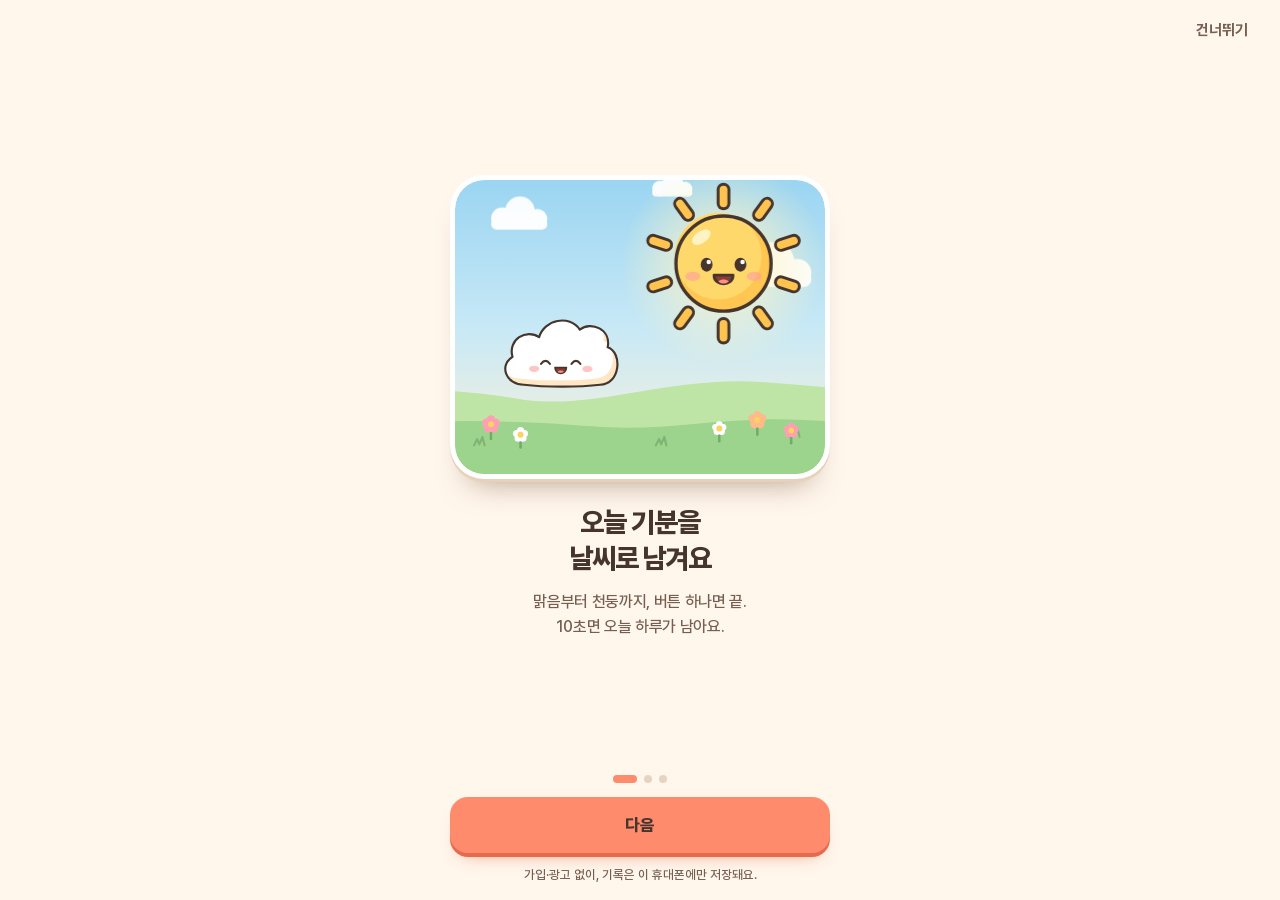
<file: index.html>
<!doctype html>
<html lang="ko">
<head>
<meta charset="utf-8">
<!-- 보안 정책: 이 앱 파일 말고는 스크립트를 실행하지 않고, 바깥 주소로 아무것도 보내거나 받지 않는다 -->
<meta http-equiv="Content-Security-Policy" content="default-src 'self'; script-src 'self'; style-src 'self' 'unsafe-inline'; img-src 'self' data: blob:; font-src 'self'; connect-src 'self'; media-src 'self' data: blob:; worker-src 'self'; manifest-src 'self'; object-src 'none'; base-uri 'none'; form-action 'self'">
<meta name="viewport" content="width=device-width, initial-scale=1, viewport-fit=cover, interactive-widget=resizes-content">
<title>기분날씨</title>
<meta name="description" content="10초 만에 오늘 기분을 날씨로 남기는 나만의 작은 하늘">
<meta name="theme-color" content="#FFF6EC">
<meta name="color-scheme" content="light">
<meta name="mobile-web-app-capable" content="yes">
<meta name="apple-mobile-web-app-capable" content="yes">
<meta name="apple-mobile-web-app-title" content="기분날씨">
<meta name="apple-mobile-web-app-status-bar-style" content="default">
<link rel="manifest" href="manifest.webmanifest">
<link rel="icon" href="icons/favicon.svg" type="image/svg+xml">
<link rel="apple-touch-icon" href="icons/apple-touch-icon.png">
<link rel="preload" href="fonts/Pretendard-ExtraBold.subset.woff2" as="font" type="font/woff2" crossorigin>
<link rel="preload" href="fonts/Pretendard-Bold.subset.woff2" as="font" type="font/woff2" crossorigin>
<link rel="stylesheet" href="css/app.css">
<script type="module" src="js/main.js"></script>
<script src="js/splash-guard.js"></script>
</head>
<body data-w="initial">
<svg width="0" height="0" style="position:absolute" aria-hidden="true" focusable="false">
  <defs>
    <path id="cb" d="M-58 41C-86 41-98 11-76-3C-84-30-54-48-34-34C-26-62 14-70 30-46C48-60 80-46 74-18C98-10 94 41 62 41C30 45-26 45-58 41Z"/>
    <clipPath id="cbClip"><use href="#cb"/></clipPath>
    <clipPath id="sunClip"><circle r="45"/></clipPath>
    <radialGradient id="moonGlow"><stop offset="0" stop-color="#FFF6D8" stop-opacity=".7"/><stop offset="1" stop-color="#FFF6D8" stop-opacity="0"/></radialGradient>
    <radialGradient id="sunGlow"><stop offset="0" stop-color="#FFF8D6" stop-opacity=".95"/><stop offset=".5" stop-color="#FFF3C4" stop-opacity=".5"/><stop offset="1" stop-color="#FFF3C4" stop-opacity="0"/></radialGradient>
    <path id="spark" d="M0-10C1.4-2.6 2.6-1.4 10 0 2.6 1.4 1.4 2.6 0 10-1.4 2.6-2.6 1.4-10 0-2.6-1.4-1.4-2.6 0-10Z"/>
    <g id="puff"><circle cx="-22" cy="2" r="15"/><circle cx="2" cy="-8" r="20"/><circle cx="25" cy="3" r="14"/><rect x="-37" y="2" width="76" height="15" rx="7.5"/></g>
    <path id="drop" d="M0-6C2.6-2.2 4.4.8 4.4 3.2A4.4 4.4 0 0 1-4.4 3.2C-4.4.8-2.6-2.2 0-6Z"/>
    <g id="flower"><circle cy="-4.6" r="4"/><circle cx="4.4" cy="-1.4" r="4"/><circle cx="2.7" cy="3.7" r="4"/><circle cx="-2.7" cy="3.7" r="4"/><circle cx="-4.4" cy="-1.4" r="4"/></g>
  </defs>
</svg>

<div class="app">
  <!-- ============================== 오늘 -->
  <section class="view view--today is-active" data-view="today" aria-label="오늘">
    <header class="top">
      <div class="date-row">
        <span class="date"><svg viewBox="0 0 24 24" fill="none" stroke="currentColor" stroke-width="2.2" stroke-linecap="round" stroke-linejoin="round" aria-hidden="true"><rect x="3.5" y="5" width="17" height="15.5" rx="4.5"/><path d="M8 3.2v3.6M16 3.2v3.6M3.8 10.4h16.4"/></svg><span id="today-date"></span></span>
        <span class="top-right">
          <span class="saved" id="saved"><svg viewBox="0 0 24 24" aria-hidden="true"><circle cx="12" cy="12" r="9.5" fill="#5BC79F"/><path d="M7.6 12.4l3 3 5.8-6.2" fill="none" stroke="#fff" stroke-width="2.6" stroke-linecap="round" stroke-linejoin="round"/></svg><span id="saved-text">저장됨</span></span>
          <button type="button" class="round-btn round-btn--sm" id="closet-btn" aria-label="몽글이 옷장"><svg viewBox="0 0 24 24" fill="none" stroke="currentColor" stroke-width="2.1" stroke-linecap="round" stroke-linejoin="round" aria-hidden="true"><path d="M12 7.4a2.3 2.3 0 1 1 2.3-2.3c0 1.3-2.3 1.7-2.3 3.2v.9"/><path d="M12 9.2L3.6 15.4a1.3 1.3 0 0 0 .8 2.4h15.2a1.3 1.3 0 0 0 .8-2.4z"/></svg><i class="dot-new" id="closet-dot" hidden></i></button>
          <button type="button" class="round-btn round-btn--sm" id="settings-btn" aria-label="설정"><svg viewBox="0 0 24 24" fill="none" stroke="currentColor" stroke-width="2.2" stroke-linecap="round" aria-hidden="true"><path d="M4 7h9M17 7h3M4 17h3M11 17h9"/><circle cx="15" cy="7" r="2.4"/><circle cx="9" cy="17" r="2.4"/></svg></button>
        </span>
      </div>
      <h1 class="greet" id="today-greeting" aria-live="polite">오늘 <span class="hl">마음 하늘</span>은<br>어떤 날씨예요?</h1>
    </header>

    <section class="sky" id="sky" data-weather="" data-state="idle">
      <div class="sky-in" id="sky-in" role="img" aria-label="내 작은 하늘: 아직 고르지 않았어요">
        <div class="sky-bg"></div>
        <svg class="scene" id="scene" data-w="initial" viewBox="0 0 350 300" preserveAspectRatio="xMidYMax meet" aria-hidden="true">
          <!-- 새벽 별 (처음 상태, 저녁·밤에만) -->
          <g data-show="initial" class="night-only">
            <path transform="translate(70 50) rotate(-20)" d="M0-14A14 14 0 0 0 0 14A18 18 0 0 1 0-14Z" fill="#FFF6DC"/>
            <g transform="translate(30 30) scale(.5)"><use class="tw star" href="#spark" style="--d:0s"/></g>
            <g transform="translate(118 86) scale(.34)"><use class="tw star" href="#spark" style="--d:-1.1s"/></g>
            <g transform="translate(206 34) scale(.42)"><use class="tw star" href="#spark" style="--d:-.5s"/></g>
            <g transform="translate(296 58) scale(.6)"><use class="tw star" href="#spark" style="--d:-1.7s"/></g>
            <g transform="translate(326 128) scale(.36)"><use class="tw star" href="#spark" style="--d:-.8s"/></g>
            <g transform="translate(24 128) scale(.3)"><use class="tw star" href="#spark" style="--d:-2.1s"/></g>
          </g>
          <!-- 맑은 밤: 달과 별 (밤에 맑음을 고르면) -->
          <g data-show="sunny" class="night-only">
            <g transform="translate(262 92)"><circle r="70" fill="url(#moonGlow)"/>
              <path d="M10-28A30 30 0 1 0 28 10A24 24 0 0 1 10-28Z" fill="#FFF2C2" stroke="#46352D" stroke-width="3" stroke-linejoin="round"/></g>
            <g transform="translate(40 40) scale(.55)"><use class="tw star" href="#spark" style="--d:-.3s"/></g>
            <g transform="translate(130 70) scale(.4)"><use class="tw star" href="#spark" style="--d:-1.2s"/></g>
            <g transform="translate(196 30) scale(.5)"><use class="tw star" href="#spark" style="--d:-.7s"/></g>
            <g transform="translate(330 150) scale(.42)"><use class="tw star" href="#spark" style="--d:-1.9s"/></g>
            <g transform="translate(70 120) scale(.32)"><use class="tw star" href="#spark" style="--d:-2.4s"/></g>
          </g>
          <!-- 흘러가는 배경 구름 -->
          <g class="bgc">
            <g transform="translate(0 56) scale(.7)"><g class="drift" style="--dur:64s;--d:-22s;--from:-290px;--to:800px;--rx:60px"><use href="#puff"/></g></g>
            <g transform="translate(0 106) scale(.95)"><g class="drift" style="--dur:84s;--d:-60s;--from:-210px;--to:590px;--rx:330px"><use href="#puff"/></g></g>
            <g transform="translate(0 28) scale(.5)"><g class="drift" style="--dur:56s;--d:-41s;--from:-400px;--to:1120px;--rx:420px"><use href="#puff"/></g></g>
          </g>
          <!-- 구름 상태의 구름 무리 -->
          <g data-show="cloudy">
            <g transform="translate(38 176) scale(1.3)"><g class="cl-drift" style="--d:-2s"><use href="#puff" class="cl-x"/></g></g>
            <g transform="translate(322 150) scale(1.15)"><g class="cl-drift" style="--d:-4.5s"><use href="#puff" class="cl-x"/></g></g>
            <g transform="translate(262 52) scale(.8)"><g class="cl-drift" style="--d:-1s"><use href="#puff" class="cl-x2"/></g></g>
          </g>
          <!-- 해 -->
          <g class="sun-pos"><g class="sun-bob">
            <circle r="98" fill="url(#sunGlow)"/>
            <g class="sun-rays" stroke-linecap="round">
              <g stroke="#46352D" stroke-width="13"><path d="M0-57V-70"/><path d="M0-57V-70" transform="rotate(36)"/><path d="M0-57V-70" transform="rotate(72)"/><path d="M0-57V-70" transform="rotate(108)"/><path d="M0-57V-70" transform="rotate(144)"/><path d="M0-57V-70" transform="rotate(180)"/><path d="M0-57V-70" transform="rotate(216)"/><path d="M0-57V-70" transform="rotate(252)"/><path d="M0-57V-70" transform="rotate(288)"/><path d="M0-57V-70" transform="rotate(324)"/></g>
              <g stroke="#FFC34F" stroke-width="7.4"><path d="M0-57V-70"/><path d="M0-57V-70" transform="rotate(36)"/><path d="M0-57V-70" transform="rotate(72)"/><path d="M0-57V-70" transform="rotate(108)"/><path d="M0-57V-70" transform="rotate(144)"/><path d="M0-57V-70" transform="rotate(180)"/><path d="M0-57V-70" transform="rotate(216)"/><path d="M0-57V-70" transform="rotate(252)"/><path d="M0-57V-70" transform="rotate(288)"/><path d="M0-57V-70" transform="rotate(324)"/></g>
            </g>
            <circle r="45" fill="#FFC651"/>
            <g clip-path="url(#sunClip)"><circle cx="-5" cy="-7" r="44" fill="#FFD86C"/></g>
            <circle r="45" fill="none" stroke="#46352D" stroke-width="3.2"/>
            <ellipse cx="-21" cy="-25" rx="10" ry="5.6" fill="#FFF3C6" transform="rotate(-35 -21 -25)"/>
            <g class="blink">
              <ellipse cx="-16" cy="1" rx="5.6" ry="6.6" class="ink"/><ellipse cx="16" cy="1" rx="5.6" ry="6.6" class="ink"/>
              <circle cx="-14" cy="-1.6" r="2.1" fill="#fff"/><circle cx="18" cy="-1.6" r="2.1" fill="#fff"/>
            </g>
            <path d="M-9 11C-9 22 9 22 9 11Z" class="mo"/>
            <path d="M-5 16.6C-2 14.4 2 14.4 5 16.6 3 19.6-3 19.6-5 16.6Z" class="tongue"/>
            <ellipse cx="-29" cy="12" rx="7" ry="4.4" class="bl"/><ellipse cx="29" cy="12" rx="7" ry="4.4" class="bl"/>
          </g></g>
          <!-- 무지개 -->
          <g class="rb" data-show="rainbow">
            <path class="rbl" d="M13.2 266A161.8 161.8 0 0 1 336.8 266" pathLength="1" style="--i:0"/>
            <path class="band" d="M20 266A155 155 0 0 1 330 266" stroke="#FF97A5" pathLength="1" style="--i:0"/>
            <path class="band" d="M33 266A142 142 0 0 1 317 266" stroke="#FFBD82" pathLength="1" style="--i:1"/>
            <path class="band" d="M46 266A129 129 0 0 1 304 266" stroke="#FFE287" pathLength="1" style="--i:2"/>
            <path class="band" d="M59 266A116 116 0 0 1 291 266" stroke="#9ADDB2" pathLength="1" style="--i:3"/>
            <path class="band" d="M72 266A103 103 0 0 1 278 266" stroke="#8EC7F2" pathLength="1" style="--i:4"/>
            <path class="band" d="M85 266A90 90 0 0 1 265 266" stroke="#BDA6F1" pathLength="1" style="--i:5"/>
            <path class="rbl" d="M91.8 266A83.2 83.2 0 0 1 258.2 266" pathLength="1" style="--i:5"/>
          </g>
          <!-- 비 (JS가 채움) -->
          <g id="scene-rain" data-show="rain"></g>
          <!-- 번개 -->
          <g data-show="thunder">
            <g transform="translate(144 136)"><path class="bolt" d="M12 0L-8 34H5L-6 66L24 24H10L20 0Z"/></g>
            <g transform="translate(228 146) scale(.62)"><path class="bolt b2" d="M12 0L-8 34H5L-6 66L24 24H10L20 0Z"/></g>
          </g>
          <!-- 뒤 언덕 -->
          <path class="hb" d="M-200 238C-110 216-20 214 60 228C130 240 200 206 290 212C380 218 460 232 550 222V330H-200Z"/>
          <!-- 몽글이 -->
          <g class="friend-pos"><g class="friend-bob"><g class="friend-sq" id="friend-squish">
            <g data-show="rainbow">
              <g class="arm-l"><path d="M-80 16Q-100 8-113-14" class="limb-o"/><path d="M-80 16Q-100 8-113-14" class="limb"/></g>
              <g class="arm-r"><path d="M80 16Q100 8 113-14" class="limb-o"/><path d="M80 16Q100 8 113-14" class="limb"/></g>
            </g>
            <use href="#cb" class="f-shade"/>
            <g clip-path="url(#cbClip)">
              <use href="#cb" class="f-body" transform="translate(-7 -10)"/>
              <path class="f-hi" d="M-66-10C-68-22-58-32-47-31"/>
            </g>
            <use href="#cb" class="f-line"/>
            <g class="face" data-show="initial">
              <g class="look"><g class="blink">
                <ellipse cx="-24" cy="5" rx="6.6" ry="7.8" class="ink"/><ellipse cx="24" cy="5" rx="6.6" ry="7.8" class="ink"/>
                <circle cx="-21.8" cy="1.6" r="2.4" fill="#fff"/><circle cx="26.2" cy="1.6" r="2.4" fill="#fff"/>
              </g></g>
              <ellipse cx="0" cy="20" rx="3.6" ry="4.2" class="mo"/>
              <ellipse cx="-42" cy="16" rx="7" ry="4.4" class="bl"/><ellipse cx="42" cy="16" rx="7" ry="4.4" class="bl"/>
            </g>
            <g class="face" data-show="sunny">
              <path d="M-31 8Q-24-1-17 8M17 8Q24-1 31 8" class="ln"/>
              <path d="M-9 14C-9 26 9 26 9 14Z" class="mo"/>
              <path d="M-5 20.2C-2 18 2 18 5 20.2 3 23.2-3 23.2-5 20.2Z" class="tongue"/>
              <ellipse cx="-42" cy="16" rx="8" ry="5" class="bl"/><ellipse cx="42" cy="16" rx="8" ry="5" class="bl"/>
            </g>
            <g class="face" data-show="rainbow">
              <g transform="translate(-24 5)"><path class="star-eye" d="M0-9L2.5-3.4 8.6-2.8 4 1.3 5.3 7.3 0 4.2-5.3 7.3-4 1.3-8.6-2.8-2.5-3.4Z"/></g>
              <g transform="translate(24 5)"><path class="star-eye" d="M0-9L2.5-3.4 8.6-2.8 4 1.3 5.3 7.3 0 4.2-5.3 7.3-4 1.3-8.6-2.8-2.5-3.4Z"/></g>
              <path d="M-12 13C-12 30 12 30 12 13Z" class="mo"/>
              <path d="M-6.5 22C-2.5 19 2.5 19 6.5 22 4 26-4 26-6.5 22Z" class="tongue"/>
              <ellipse cx="-43" cy="17" rx="8.5" ry="5.2" class="bl hot"/><ellipse cx="43" cy="17" rx="8.5" ry="5.2" class="bl hot"/>
            </g>
            <g class="face" data-show="cloudy">
              <g class="blink"><path d="M-30.5 5A6.5 6.5 0 0 0-17.5 5Z" class="ink"/><path d="M17.5 5A6.5 6.5 0 0 0 30.5 5Z" class="ink"/></g>
              <path d="M-32.5 4.6H-15.5M15.5 4.6H32.5" class="ln"/>
              <path d="M-7 20Q-3.5 17.4 0 20T7 20" class="ln thin"/>
            </g>
            <g class="face" data-show="snow">
              <path d="M-30 4Q-24 10.5-18 4M18 4Q24 10.5 30 4" class="ln"/>
              <path d="M-5 16.5Q0 20.5 5 16.5" class="ln thin"/>
              <ellipse cx="-41" cy="13" rx="7" ry="4.2" class="bl soft"/><ellipse cx="41" cy="13" rx="7" ry="4.2" class="bl soft"/>
            </g>
            <g class="face" data-show="rain">
              <path d="M-33-3Q-26-8.5-17-10M33-3Q26-8.5 17-10" class="ln"/>
              <g class="blink">
                <ellipse cx="-24" cy="7" rx="6.4" ry="7.4" class="ink"/><ellipse cx="24" cy="7" rx="6.4" ry="7.4" class="ink"/>
                <circle cx="-21.6" cy="4" r="2.5" fill="#fff"/><circle cx="26.4" cy="4" r="2.5" fill="#fff"/>
                <circle cx="-26" cy="10.4" r="1.3" fill="#fff"/><circle cx="22" cy="10.4" r="1.3" fill="#fff"/>
              </g>
              <path d="M-6 23Q0 17.5 6 23" class="ln thin"/>
              <g transform="translate(-33 14)"><use href="#drop" class="tear"/></g>
            </g>
            <g class="face" data-show="thunder">
              <path d="M-34-8L-16-1M34-8L16-1" class="ln thick"/>
              <g class="blink">
                <ellipse cx="-24" cy="7" rx="5.6" ry="6" class="ink"/><ellipse cx="24" cy="7" rx="5.6" ry="6" class="ink"/>
                <circle cx="-22.4" cy="5" r="1.8" fill="#fff"/><circle cx="25.6" cy="5" r="1.8" fill="#fff"/>
              </g>
              <rect x="-10" y="16" width="20" height="9.5" rx="3.6" fill="#fff" stroke="#46352D" stroke-width="2.4"/>
              <path d="M-9 20.75H9M-3.4 16.5V24.6M3.4 16.5V24.6" fill="none" stroke="#46352D" stroke-width="1.5"/>
              <ellipse cx="-42" cy="17" rx="8" ry="5" class="bl mad"/><ellipse cx="42" cy="17" rx="8" ry="5" class="bl mad"/>
            </g>
            <g data-show="snow">
              <g class="scarf-tail"><path d="M44 34C46 44 47 52 49 60" class="sc-o"/><path d="M44 34C46 44 47 52 49 60" class="sc"/><path d="M44 34C46 44 47 52 49 60" class="sc-st"/></g>
              <path d="M-80 26C-40 41 40 41 80 26" class="sc-o"/><path d="M-80 26C-40 41 40 41 80 26" class="sc"/><path d="M-80 26C-40 41 40 41 80 26" class="sc-st"/>
            </g>
            <g id="wear" class="wear"></g>
            <g transform="translate(60 -45)"><g class="vein" data-show="thunder"><g class="vein-in"><path d="M-9-3Q-3-3-3-9M3-9Q3-3 9-3M9 3Q3 3 3 9M-3 9Q-3 3-9 3"/></g></g></g>
            <g class="dots" data-show="cloudy" transform="translate(74 -62)"><circle r="3.6"/><circle cx="12" cy="-3" r="3.6"/><circle cx="24" cy="-6" r="3.6"/></g>
            <g transform="translate(86 -42)"><g data-show="initial"><g class="qmark"><path d="M-7-9C-7-19 8-19 8-9 8-3 1-2 1 5" class="q"/><circle cx="1" cy="13.5" r="3" fill="#FF8B6D"/></g></g></g>
          </g></g></g>
          <!-- 앞 언덕 -->
          <path class="hf" d="M-200 266C-90 246 40 246 130 254C200 260 250 244 330 248C420 252 480 262 550 256V330H-200Z"/>
          <g data-show="initial sunny rainbow cloudy"><path class="tuft" d="M18 272l3-6 2 5 3-7 2 8M190 272l3-6 2 5 3-7 2 8M316 264l3-6 2 5 3-7 2 8"/></g>
          <!-- 꽃 -->
          <g data-show="sunny rainbow">
            <g transform="translate(34 266)"><g class="pop" style="--pd:.3s"><g class="fl-sway" style="--d:-.4s"><path d="M0 0V-11" class="stem"/><g transform="translate(0 -14)"><use href="#flower" fill="#FF9FB4"/><circle r="2.8" fill="#FFD25E"/></g></g></g></g>
            <g transform="translate(62 274)"><g class="pop" style="--pd:.4s"><g class="fl-sway" style="--d:-1.3s"><path d="M0 0V-9" class="stem"/><g transform="translate(0 -12) scale(.85)"><use href="#flower" fill="#FFFFFF"/><circle r="2.8" fill="#FFC14D"/></g></g></g></g>
            <g transform="translate(250 268)"><g class="pop" style="--pd:.45s"><g class="fl-sway" style="--d:-2s"><path d="M0 0V-9" class="stem"/><g transform="translate(0 -12) scale(.8)"><use href="#flower" fill="#FFFFFF"/><circle r="2.8" fill="#FFC14D"/></g></g></g></g>
            <g transform="translate(286 262)"><g class="pop" style="--pd:.35s"><g class="fl-sway" style="--d:-.9s"><path d="M0 0V-11" class="stem"/><g transform="translate(0 -14)"><use href="#flower" fill="#FFB98A"/><circle r="2.8" fill="#FFE07A"/></g></g></g></g>
            <g transform="translate(318 270)"><g class="pop" style="--pd:.5s"><g class="fl-sway" style="--d:-1.6s"><path d="M0 0V-9" class="stem"/><g transform="translate(0 -12) scale(.85)"><use href="#flower" fill="#FF9FB4"/><circle r="2.8" fill="#FFD25E"/></g></g></g></g>
          </g>
          <!-- 웅덩이 -->
          <g data-show="rain">
            <g transform="translate(84 263)"><ellipse rx="25" ry="5.2" class="pd"/><ellipse rx="25" ry="5.2" class="rp"/><ellipse rx="25" ry="5.2" class="rp" style="--d:-.9s"/></g>
            <g transform="translate(268 258)"><ellipse rx="19" ry="4.2" class="pd"/><ellipse rx="19" ry="4.2" class="rp" style="--d:-.5s"/><ellipse rx="19" ry="4.2" class="rp" style="--d:-1.4s"/></g>
          </g>
          <!-- 눈사람 -->
          <g data-show="snow" class="snowman">
            <g transform="translate(300 266)"><g class="pop" style="--pd:.35s">
              <path d="M-11-15l-9-6M11-15l9-7" fill="none" stroke="#8A6A55" stroke-width="2.2" stroke-linecap="round"/>
              <circle class="b" cy="-11" r="12"/><circle class="b" cy="-29" r="8.6"/>
              <circle cx="-3" cy="-30.5" r="1.4" fill="#46352D"/><circle cx="3.2" cy="-30.5" r="1.4" fill="#46352D"/>
              <path d="M0-28l6.5 1.8-6.5 1.6z" fill="#FF9A5C"/>
              <path d="M-7.5-22q7.5 4 15 0" fill="none" stroke="#FF9C9F" stroke-width="3.6" stroke-linecap="round"/>
            </g></g>
          </g>
          <!-- 눈송이 (JS가 채움) -->
          <g id="scene-snow" data-show="snow"></g>
          <!-- 반짝이 -->
          <g data-show="rainbow">
            <g transform="translate(56 120) scale(.85)"><use class="tw spk" href="#spark" style="--d:0s"/></g>
            <g transform="translate(298 112) scale(.75)"><use class="tw spk" href="#spark" style="--d:-.9s"/></g>
            <g transform="translate(320 186) scale(.55)"><use class="tw spk" href="#spark" style="--d:-1.6s"/></g>
            <g transform="translate(30 192) scale(.55)"><use class="tw spk" href="#spark" style="--d:-.5s"/></g>
            <g transform="translate(236 64) scale(.6)"><use class="tw spk" href="#spark" style="--d:-1.2s"/></g>
            <g transform="translate(116 68) scale(.5)"><use class="tw spk" href="#spark" style="--d:-2s"/></g>
          </g>
        </svg>
        <div class="flash"></div>
      </div>
      <div class="letters" id="letters">
      <button type="button" class="letter" id="weekly-banner" hidden>
        <span class="letter__icon" aria-hidden="true"><svg viewBox="0 0 24 24"><rect x="3" y="6" width="18" height="13" rx="3.2" fill="#FFFDF8" stroke="#46352D" stroke-width="1.9"/><path d="M3.8 7.6l8.2 6.2 8.2-6.2" fill="none" stroke="#46352D" stroke-width="1.9" stroke-linejoin="round"/><circle cx="19" cy="6.4" r="3.4" fill="#FF8B6D" stroke="#FFFDF8" stroke-width="1.6"/></svg></span>
        <span class="letter__text">지난주 일기예보 도착</span>
      </button>
      <button type="button" class="letter letter--gift" id="gift-banner" hidden>
        <span class="letter__icon" aria-hidden="true"><svg viewBox="0 0 24 24"><rect x="3.6" y="9.4" width="16.8" height="11" rx="2.6" fill="#FFE1EA" stroke="#46352D" stroke-width="1.9"/><rect x="2.6" y="6.4" width="18.8" height="4.4" rx="1.8" fill="#FF9BB3" stroke="#46352D" stroke-width="1.9"/><path d="M12 6.6v13.6" stroke="#46352D" stroke-width="1.9"/><path d="M12 6.4C10.6 3.4 7 3 6.8 5c-.2 1.6 2.6 1.6 5.2 1.4zM12 6.4c1.4-3 5-3.4 5.2-1.4.2 1.6-2.6 1.6-5.2 1.4z" fill="#FFD25E" stroke="#46352D" stroke-width="1.7" stroke-linejoin="round"/></svg></span>
        <span class="letter__text" id="gift-text">선물 도착</span>
      </button>
      <button type="button" class="letter letter--install" id="install-nudge" hidden>
        <span class="letter__icon" aria-hidden="true"><svg viewBox="0 0 24 24"><rect x="6.5" y="2.8" width="11" height="18.4" rx="3" fill="#FFFDF8" stroke="#46352D" stroke-width="1.9"/><path d="M12 8v6.4M9 11.4h6" stroke="#FF8B6D" stroke-width="2.2" stroke-linecap="round"/></svg></span>
        <span class="letter__text">홈 화면에 추가</span>
      </button>
      </div>
      <button type="button" class="fortune-btn" id="fortune-btn" aria-label="몽글이의 오늘의 운세 보기">
        <svg viewBox="0 0 24 24" aria-hidden="true"><path d="M12 3.2l2.3 5 5.4.6-4 3.7 1.1 5.4L12 15.2l-4.8 2.7 1.1-5.4-4-3.7 5.4-.6z" fill="#FFC94F" stroke="#46352D" stroke-width="1.8" stroke-linejoin="round"/><circle cx="19.2" cy="18.6" r="1.6" fill="#FF97A5"/><circle cx="4.6" cy="19.4" r="1.1" fill="#8EC7F2"/></svg>
        <span>운세</span><i class="fortune-btn__dot" id="fortune-dot" aria-hidden="true" hidden></i>
      </button>
      <div class="talk" id="talk">
        <span class="talk-name">몽글이</span>
        <p class="talk-text"><span class="talk-ghost" id="talk-ghost" aria-hidden="true">오늘 마음에 맞는 날씨를 골라 줄래요?</span><span class="talk-live" id="talk-live" aria-hidden="true"></span><span class="sr-only" id="talk-sr" aria-live="polite"></span></p>
      </div>
    </section>

    <div class="picker" id="today-picker" role="group" aria-label="오늘의 기분 날씨 고르기 (누르면 바로 저장돼요)"></div>

    <div class="feel" id="feel-row" hidden>
      <div class="feel__chips" id="feel-chips" role="group" aria-label="오늘의 마음 단어, 최대 3개 (골라도 되고 안 골라도 돼요)"></div>
    </div>

    <form class="memo" id="memo-form" autocomplete="off">
      <label class="memo-field">
        <svg viewBox="0 0 24 24" fill="none" stroke="currentColor" stroke-width="2" stroke-linecap="round" stroke-linejoin="round" aria-hidden="true"><path d="M4.6 19.4l1-4.2L15.8 5a2.2 2.2 0 0 1 3.2 3.2L8.8 18.4z"/><path d="M13.8 7l3.2 3.2"/></svg>
        <textarea class="memo-input" id="memo-input" rows="1" maxlength="40" placeholder="오늘을 한 줄로 남겨요" aria-label="한 줄 메모, 최대 40자" enterkeyhint="done"></textarea>
        <span class="count" id="memo-count" aria-hidden="true">0/40</span>
      </label>
      <button class="memo-btn" id="memo-save" type="submit" disabled><span data-label>남기기</span></button>
    </form>
  </section>

  <!-- ============================== 달력 -->
  <section class="view view--page" data-view="calendar" aria-label="달력" hidden>
    <header class="page-head">
      <p class="page-kicker">지난 하늘 모아 보기</p>
      <div class="month-row">
        <button type="button" class="round-btn" id="cal-prev" aria-label="이전 달"><svg viewBox="0 0 24 24" aria-hidden="true"><path d="M14.5 6l-6 6 6 6" fill="none" stroke="currentColor" stroke-width="2.6" stroke-linecap="round" stroke-linejoin="round"/></svg></button>
        <h2 class="page-title" id="cal-title" aria-live="polite"></h2>
        <button type="button" class="round-btn" id="cal-next" aria-label="다음 달"><svg viewBox="0 0 24 24" aria-hidden="true"><path d="M9.5 6l6 6-6 6" fill="none" stroke="currentColor" stroke-width="2.6" stroke-linecap="round" stroke-linejoin="round"/></svg></button>
      </div>
    </header>
    <div class="cal-card" id="cal-swipe">
      <div class="cal-dow" aria-hidden="true"><span class="sun">일</span><span>월</span><span>화</span><span>수</span><span>목</span><span>금</span><span class="sat">토</span></div>
      <div class="cal-grid" id="cal-grid"></div>
    </div>
    <div class="cal-stats" id="cal-stats"></div>
    <div class="insights" id="insights"></div>
  </section>

  <!-- ============================== 예보 -->
  <section class="view view--page" data-view="forecast" aria-label="주간 일기예보" hidden>
    <header class="page-head">
      <p class="page-kicker" id="fc-week-label"></p>
      <div class="month-row">
        <button type="button" class="round-btn" id="fc-prev-week" aria-label="이전 주"><svg viewBox="0 0 24 24" aria-hidden="true"><path d="M14.5 6l-6 6 6 6" fill="none" stroke="currentColor" stroke-width="2.6" stroke-linecap="round" stroke-linejoin="round"/></svg></button>
        <h2 class="page-title" id="fc-range" aria-live="polite"></h2>
        <button type="button" class="round-btn" id="fc-next-week" aria-label="다음 주"><svg viewBox="0 0 24 24" aria-hidden="true"><path d="M9.5 6l6 6-6 6" fill="none" stroke="currentColor" stroke-width="2.6" stroke-linecap="round" stroke-linejoin="round"/></svg></button>
      </div>
    </header>
    <article class="fc-card" id="forecast-card" aria-label="나의 기분 일기예보 카드">
      <div class="fc-card__top"><span class="fc-brand">기분날씨 WEEKLY</span><span class="fc-stamp" id="fc-stamp">일기예보</span></div>
      <h3 class="fc-title">나의 기분 일기예보</h3>
      <div class="fc-hero" id="fc-hero" aria-hidden="true"></div>
      <div class="fc-say"><span class="talk-name">몽글이 예보관</span><p class="fc-headline" id="fc-headline"></p><p class="fc-summary" id="fc-summary"></p></div>
      <div class="fc-days" id="fc-days"></div>
      <dl class="fc-stats">
        <div><dt>맑음 지수</dt><dd id="fc-index"></dd></div>
        <div><dt>기록한 날</dt><dd id="fc-count"></dd></div>
        <div><dt>가장 좋았던 날</dt><dd id="fc-best"></dd></div>
      </dl>
      <div class="fc-next" id="fc-next"></div>
    </article>
    <p class="fc-hint" id="fc-hint"></p>
    <div class="fc-actions">
      <button type="button" class="btn btn--ghost" id="fc-save"><svg viewBox="0 0 24 24" aria-hidden="true"><path d="M12 4v11M7.5 10.5L12 15l4.5-4.5M5 19.5h14" fill="none" stroke="currentColor" stroke-width="2.4" stroke-linecap="round" stroke-linejoin="round"/></svg><span>이미지 저장</span></button>
      <button type="button" class="btn btn--coral" id="fc-share"><svg viewBox="0 0 24 24" aria-hidden="true"><path d="M12 15V4M7.5 8.5L12 4l4.5 4.5M6 12.5v5.5a2 2 0 0 0 2 2h8a2 2 0 0 0 2-2v-5.5" fill="none" stroke="currentColor" stroke-width="2.4" stroke-linecap="round" stroke-linejoin="round"/></svg><span>친구에게 공유</span></button>
    </div>
  </section>
</div>

<nav class="tabbar" aria-label="화면">
  <button type="button" class="tab is-active" data-tab="today" aria-selected="true">
    <svg viewBox="0 0 24 24" fill="none" stroke="currentColor" stroke-width="2" stroke-linecap="round" stroke-linejoin="round" aria-hidden="true"><circle class="fillme" cx="12" cy="12" r="4.6"/><path d="M12 2.8v2.1M12 19.1v2.1M2.8 12h2.1M19.1 12h2.1M5.5 5.5L7 7M17 17l1.5 1.5M5.5 18.5L7 17M17 7l1.5-1.5"/></svg>
    <span>오늘</span>
  </button>
  <button type="button" class="tab" data-tab="calendar" aria-selected="false">
    <svg viewBox="0 0 24 24" fill="none" stroke="currentColor" stroke-width="2" stroke-linecap="round" stroke-linejoin="round" aria-hidden="true"><rect class="fillme-soft" x="3.5" y="5" width="17" height="15.5" rx="4.5"/><path d="M8 3.2v3.6M16 3.2v3.6M3.8 10.4h16.4"/><circle cx="8.6" cy="14.6" r=".9" fill="currentColor"/><circle cx="12" cy="14.6" r=".9" fill="currentColor"/><circle cx="15.4" cy="14.6" r=".9" fill="currentColor"/></svg>
    <span>달력</span>
  </button>
  <button type="button" class="tab" data-tab="forecast" aria-selected="false">
    <svg viewBox="0 0 24 24" fill="none" stroke="currentColor" stroke-width="2" stroke-linecap="round" stroke-linejoin="round" aria-hidden="true"><rect x="5" y="3.5" width="14" height="17" rx="4.2" transform="rotate(-9 12 12)"/><path class="fillme" d="M12 7.6c.5 2.6 1.1 3.2 3.7 3.7-2.6.5-3.2 1.1-3.7 3.7-.5-2.6-1.1-3.2-3.7-3.7 2.6-.5 3.2-1.1 3.7-3.7z"/></svg>
    <span>예보</span>
  </button>
</nav>

<!-- ============================== 하루 시트 -->
<div class="sheet" id="day-sheet" role="dialog" aria-modal="true" aria-labelledby="day-title" hidden>
  <div class="sheet__backdrop" data-close></div>
  <div class="sheet__panel" tabindex="-1">
    <div class="sheet__grip" data-drag><span></span></div>
    <header class="sheet__head" data-drag>
      <div><p class="sheet__kicker" id="day-sub"></p><h2 class="sheet__title" id="day-title"></h2></div>
      <button type="button" class="round-btn" data-close aria-label="닫기"><svg viewBox="0 0 24 24" aria-hidden="true"><path d="M7 7l10 10M17 7L7 17" fill="none" stroke="currentColor" stroke-width="2.6" stroke-linecap="round"/></svg></button>
    </header>
    <div id="day-view">
      <div class="day-hero" id="day-hero" aria-hidden="true"></div>
      <div class="day-tags"><div class="day-badge" id="day-badge"></div><span class="day-feel" id="day-feel"></span></div>
      <div class="day-memo" id="day-memo"></div>
      <div class="sheet__actions">
        <button type="button" class="btn btn--text" id="sheet-delete"><span data-label>지우기</span></button>
        <button type="button" class="btn btn--ghost" id="sheet-edit"><svg viewBox="0 0 24 24" aria-hidden="true"><path d="M4.6 19.4l1-4.2L15.8 5a2.2 2.2 0 0 1 3.2 3.2L8.8 18.4z" fill="none" stroke="currentColor" stroke-width="2.2" stroke-linejoin="round"/></svg><span>고치기</span></button>
      </div>
    </div>
    <div id="day-edit" hidden>
      <div class="sheet__q-row"><p class="sheet__q" id="day-edit-title"></p><button type="button" class="btn btn--text" id="sheet-undo" hidden>되돌리기</button></div>
      <div class="picker picker--sheet" id="sheet-picker" role="group" aria-label="이날의 기분 날씨"></div>
      <div class="feel feel--sheet" id="sheet-feel-row" hidden>
        <div class="feel__chips" id="sheet-feel-chips" role="group" aria-label="이날의 마음 단어, 최대 3개"></div>
      </div>
      <form class="memo" id="sheet-form" autocomplete="off">
        <label class="memo-field">
          <svg viewBox="0 0 24 24" fill="none" stroke="currentColor" stroke-width="2" stroke-linecap="round" stroke-linejoin="round" aria-hidden="true"><path d="M4.6 19.4l1-4.2L15.8 5a2.2 2.2 0 0 1 3.2 3.2L8.8 18.4z"/><path d="M13.8 7l3.2 3.2"/></svg>
          <textarea class="memo-input" id="sheet-memo" rows="1" maxlength="40" placeholder="이날을 한 줄로 남겨요" aria-label="이날의 한 줄 메모, 최대 40자" enterkeyhint="done"></textarea>
        </label>
        <button class="memo-btn" id="sheet-save" type="submit">남기기</button>
      </form>
    </div>
  </div>
</div>

<!-- ============================== 카드 미리보기 (아이폰: 길게 눌러 저장) -->
<div class="sheet" id="preview-sheet" role="dialog" aria-modal="true" aria-labelledby="preview-title" hidden>
  <div class="sheet__backdrop" data-close></div>
  <div class="sheet__panel" tabindex="-1">
    <div class="sheet__grip" data-drag><span></span></div>
    <header class="sheet__head" data-drag>
      <div><p class="sheet__kicker">카드 이미지</p><h2 class="sheet__title" id="preview-title">이미지를 길게 눌러 저장하세요</h2></div>
      <button type="button" class="round-btn" data-close aria-label="닫기"><svg viewBox="0 0 24 24" aria-hidden="true"><path d="M7 7l10 10M17 7L7 17" fill="none" stroke="currentColor" stroke-width="2.6" stroke-linecap="round"/></svg></button>
    </header>
    <img class="preview-img" id="preview-img" alt="나의 기분 일기예보 카드 이미지">
  </div>
</div>

<!-- ============================== 설정 -->
<div class="sheet" id="settings-sheet" role="dialog" aria-modal="true" aria-labelledby="settings-title" hidden>
  <div class="sheet__backdrop" data-close></div>
  <div class="sheet__panel" tabindex="-1">
    <div class="sheet__grip" data-drag><span></span></div>
    <header class="sheet__head" data-drag>
      <div><p class="sheet__kicker" id="data-count"></p><h2 class="sheet__title" id="settings-title">설정</h2></div>
      <button type="button" class="round-btn" data-close aria-label="닫기"><svg viewBox="0 0 24 24" aria-hidden="true"><path d="M7 7l10 10M17 7L7 17" fill="none" stroke="currentColor" stroke-width="2.6" stroke-linecap="round"/></svg></button>
    </header>
    <div class="set-group" id="install-row">
      <button type="button" class="set-row" id="install-btn">
        <span class="set-ic set-ic--coral" aria-hidden="true"><svg viewBox="0 0 24 24"><rect x="6" y="2.8" width="12" height="18.4" rx="3.2" fill="none" stroke="currentColor" stroke-width="2.1"/><path d="M12 7.5v6M9.2 11l2.8 2.8 2.8-2.8" fill="none" stroke="currentColor" stroke-width="2.1" stroke-linecap="round" stroke-linejoin="round"/></svg></span>
        <span class="set-text"><b>홈 화면에 추가</b><span id="install-sub">앱처럼 바로 열 수 있어요</span></span>
        <span class="set-go" aria-hidden="true">›</span>
      </button>
      <div class="guide" id="ios-install-guide" hidden>
        <p class="guide__title">아이폰에서는 이렇게 해요</p>
        <ol><li id="ios-step1"><span id="ios-where">사파리 아래쪽</span> <b>공유</b> 버튼 <span class="kbd" aria-hidden="true"><svg viewBox="0 0 24 24"><path d="M12 14V3.8M8 7.6l4-3.8 4 3.8M6.5 10.5H5.6a1.6 1.6 0 0 0-1.6 1.6v7.3a1.6 1.6 0 0 0 1.6 1.6h12.8a1.6 1.6 0 0 0 1.6-1.6v-7.3a1.6 1.6 0 0 0-1.6-1.6h-.9" fill="none" stroke="currentColor" stroke-width="1.9" stroke-linecap="round" stroke-linejoin="round"/></svg></span>을 눌러요.<span class="guide__sub" id="ios-where-sub"> (안 보이면 <b>⋯</b> 메뉴 안에 있어요)</span></li>
          <li>목록에서 <b>홈 화면에 추가</b>를 골라요.</li>
          <li>홈 화면의 <b>기분날씨</b>로 열면 앱처럼 써요.</li></ol>
      </div>
      <div class="guide" id="inapp-install-guide" hidden>
        <p class="guide__title" id="inapp-title">이 앱 안에서는 추가할 수 없어요</p>
        <ol><li>오른쪽 위(또는 아래) <b>⋯</b> 메뉴를 눌러요.</li><li><b>다른 브라우저로 열기</b>를 골라 <span id="inapp-target">사파리</span>에서 열어요.</li><li>거기서 <b>홈 화면에 추가</b>를 하면 끝!</li></ol>
      </div>
      <div class="guide" id="other-install-guide" hidden>
        <p class="guide__title">브라우저 메뉴에서 추가해요</p>
        <ol><li>주소창 옆 <b>⋮</b> 또는 <b>설치</b> 아이콘을 눌러요.</li><li><b>홈 화면에 추가</b>(또는 <b>앱 설치</b>)를 골라요.</li></ol>
      </div>
    </div>
    <div class="set-group">
      <button type="button" class="set-row" id="closet-open">
        <span class="set-ic set-ic--pink" aria-hidden="true"><svg viewBox="0 0 24 24" fill="none" stroke="currentColor" stroke-width="2.1" stroke-linecap="round" stroke-linejoin="round"><path d="M12 7.4a2.3 2.3 0 1 1 2.3-2.3c0 1.3-2.3 1.7-2.3 3.2v.9"/><path d="M12 9.2L3.6 15.4a1.3 1.3 0 0 0 .8 2.4h15.2a1.3 1.3 0 0 0 .8-2.4z"/></svg></span>
        <span class="set-text"><b>몽글이 옷장</b><span id="closet-sub">기록할수록 선물이 열려요</span></span>
        <span class="set-go" aria-hidden="true">›</span>
      </button>
    </div>
    <div class="set-group">
      <div class="set-row set-row--static" id="remind-row" hidden>
        <span class="set-ic set-ic--yellow" aria-hidden="true"><svg viewBox="0 0 24 24" fill="none" stroke="currentColor" stroke-width="2.1" stroke-linecap="round" stroke-linejoin="round"><path d="M6.4 16.6V11a5.6 5.6 0 0 1 11.2 0v5.6l1.6 1.8H4.8z"/><path d="M10.2 20.6a2 2 0 0 0 3.6 0"/></svg></span>
        <span class="set-text"><b id="remind-label">매일 알림</b><span id="remind-sub">정한 시간에 몽글이가 물어봐요</span></span>
        <label class="switch"><input type="checkbox" role="switch" id="remind-toggle" aria-labelledby="remind-label"><span aria-hidden="true"></span></label>
      </div>
      <div class="set-sub" id="remind-time-row" hidden>
        <label for="remind-time-set">알림 시각</label>
        <input type="time" id="remind-time-set" value="21:00" step="300">
      </div>
      <p class="set-note" id="remind-denied" hidden>알림이 꺼져 있어요. 휴대폰 <b>설정 → 기분날씨 → 알림</b>에서 허용해 주세요.</p>
      <div class="set-row set-row--static">
        <span class="set-ic set-ic--blue" aria-hidden="true"><svg viewBox="0 0 24 24" fill="none" stroke="currentColor" stroke-width="2.1" stroke-linecap="round" stroke-linejoin="round"><path d="M4 18.5L8.6 6h1.2l4.6 12.5M5.8 14h6.8"/><path d="M15 18.5l2.6-7h.8l2.6 7M15.9 16.2h4.2"/></svg></span>
        <span class="set-text"><b id="font-label">글자 크기</b><span>메모·안내 글씨를 키워요</span></span>
        <div class="seg" role="radiogroup" aria-labelledby="font-label">
          <button type="button" class="seg__btn" role="radio" data-font="1" aria-checked="true">보통</button>
          <button type="button" class="seg__btn" role="radio" data-font="1.15" aria-checked="false">크게</button>
          <button type="button" class="seg__btn seg__btn--xl" role="radio" data-font="1.3" aria-checked="false">아주</button>
        </div>
      </div>
      <div class="set-row set-row--static">
        <span class="set-ic set-ic--lilac" aria-hidden="true"><svg viewBox="0 0 24 24" fill="none" stroke="currentColor" stroke-width="2.1" stroke-linecap="round" stroke-linejoin="round"><path d="M7.5 17.5c-2.6 0-4-1.7-4-3.6 0-1.8 1.4-3.2 3.1-3.4.3-2.6 2.5-4.6 5.1-4.6 2 0 3.7 1.1 4.5 2.8 2.4 0 4.3 1.9 4.3 4.3 0 2.4-1.9 4.5-4.4 4.5z"/></svg></span>
        <span class="set-text"><b id="calm-label">차분하게</b><span>몽글이 말·축하 효과를 줄여요</span></span>
        <label class="switch"><input type="checkbox" role="switch" id="calm-toggle" aria-labelledby="calm-label"><span aria-hidden="true"></span></label>
      </div>
      <div class="set-row set-row--static set-row--wrap">
        <span class="set-ic set-ic--yellow" aria-hidden="true"><svg viewBox="0 0 24 24" fill="none" stroke="currentColor" stroke-width="2.1" stroke-linecap="round" stroke-linejoin="round"><circle cx="12" cy="12" r="8.5"/><path d="M12 3.5a8.5 8.5 0 0 0 0 17z" fill="currentColor"/></svg></span>
        <span class="set-text"><b id="paper-label">바탕 색</b><span>기본은 그날 날씨를 따라가요</span></span>
        <div class="swatches" role="radiogroup" aria-labelledby="paper-label">
          <button type="button" class="swatch swatch--auto" role="radio" data-paper="" aria-checked="true" aria-label="날씨 따라"><span>날씨</span></button>
          <button type="button" class="swatch" role="radio" data-paper="cream" aria-checked="false" aria-label="크림" style="--sw:#FFF6EC"></button>
          <button type="button" class="swatch" role="radio" data-paper="mint" aria-checked="false" aria-label="민트" style="--sw:#EAF6EF"></button>
          <button type="button" class="swatch" role="radio" data-paper="lavender" aria-checked="false" aria-label="라벤더" style="--sw:#F1EDFB"></button>
          <button type="button" class="swatch" role="radio" data-paper="sky" aria-checked="false" aria-label="하늘" style="--sw:#EAF3FB"></button>
        </div>
      </div>
      <div class="set-row set-row--static">
        <span class="set-ic set-ic--blue" aria-hidden="true"><svg viewBox="0 0 24 24" fill="none" stroke="currentColor" stroke-width="2.1" stroke-linecap="round" stroke-linejoin="round"><path d="M19.5 14.6A8 8 0 0 1 9.4 4.5a8 8 0 1 0 10.1 10.1z"/></svg></span>
        <span class="set-text"><b id="daystart-label">하루가 바뀌는 시각</b><span id="daystart-sub">새벽 4시 전 기록은 전날로 남겨요</span></span>
        <div class="seg" role="radiogroup" aria-labelledby="daystart-label">
          <button type="button" class="seg__btn" role="radio" data-daystart="0" aria-checked="false">자정</button>
          <button type="button" class="seg__btn" role="radio" data-daystart="4" aria-checked="true">새벽 4시</button>
        </div>
      </div>
      <div class="set-row set-row--static">
        <span class="set-ic set-ic--coral" aria-hidden="true"><svg viewBox="0 0 24 24" fill="none" stroke="currentColor" stroke-width="2.1" stroke-linecap="round" stroke-linejoin="round"><path d="M4.5 20.5h15M6 20.5v-7a1.5 1.5 0 0 1 1.5-1.5h9a1.5 1.5 0 0 1 1.5 1.5v7M6 15.5c1 1 2 1 3 0s2-1 3 0 2 1 3 0 2-1 3 0M12 12V9M12 6.2c.8-.7 1-1.6.4-2.7-.6 1.1-1.2 1.6-.4 2.7z"/></svg></span>
        <span class="set-text"><b id="bday-label">내 생일</b><span id="bday-sub">몽글이가 그날 축하해 줘요 (선택)</span></span>
        <span class="bday">
          <select class="bday-sel" id="bday-m" aria-label="생일 월"><option value="">월</option></select>
          <select class="bday-sel" id="bday-d" aria-label="생일 일"><option value="">일</option></select>
        </span>
      </div>
      <div class="set-row set-row--static" id="haptics-row" hidden>
        <span class="set-ic set-ic--green" aria-hidden="true"><svg viewBox="0 0 24 24" fill="none" stroke="currentColor" stroke-width="2.1" stroke-linecap="round" stroke-linejoin="round"><rect x="8" y="3.5" width="8" height="17" rx="2.4"/><path d="M4.6 9v6M19.4 9v6M2.4 10.8v2.4M21.6 10.8v2.4"/></svg></span>
        <span class="set-text"><b id="haptics-label">진동</b><span>날씨를 고를 때 톡 울려요</span></span>
        <label class="switch"><input type="checkbox" role="switch" id="haptics-toggle" aria-labelledby="haptics-label" checked><span aria-hidden="true"></span></label>
      </div>
    </div>
    <div class="set-group">
      <button type="button" class="set-row" id="backup-export">
        <span class="set-ic set-ic--blue" aria-hidden="true"><svg viewBox="0 0 24 24"><path d="M12 4v11M7.5 10.5L12 15l4.5-4.5M5 19.5h14" fill="none" stroke="currentColor" stroke-width="2.2" stroke-linecap="round" stroke-linejoin="round"/></svg></span>
        <span class="set-text"><b>기록 백업하기</b><span id="backup-sub">파일로 내려받아 안전하게 보관</span></span>
        <span class="set-go" aria-hidden="true">›</span>
      </button>
      <button type="button" class="set-row" id="backup-import-btn">
        <span class="set-ic set-ic--green" aria-hidden="true"><svg viewBox="0 0 24 24"><path d="M12 15V4M7.5 8.5L12 4l4.5 4.5M5 19.5h14" fill="none" stroke="currentColor" stroke-width="2.2" stroke-linecap="round" stroke-linejoin="round"/></svg></span>
        <span class="set-text"><b>백업 불러오기</b><span>백업 파일에서 기록·설정 되살리기</span></span>
        <span class="set-go" aria-hidden="true">›</span>
      </button>
      <input type="file" id="backup-import" accept="application/json,.json" class="sr-only" tabindex="-1" aria-hidden="true">
    </div>
    <div class="set-group">
      <button type="button" class="set-row set-row--danger" id="reset-all">
        <span class="set-ic set-ic--red" aria-hidden="true"><svg viewBox="0 0 24 24"><path d="M5 7h14M10 7V5h4v2M7 7l1 12.5h8L17 7" fill="none" stroke="currentColor" stroke-width="2.1" stroke-linecap="round" stroke-linejoin="round"/></svg></span>
        <span class="set-text"><b>모든 기록 지우기</b><span>이 기기의 기록을 모두 지워요</span></span>
      </button>
      <div class="confirm" id="reset-confirm-row" hidden>
        <p>정말 모두 지울까요? 백업이 없으면 되돌릴 수 없어요.</p>
        <div class="confirm__btns"><button type="button" class="btn btn--ghost" id="reset-cancel">그만두기</button><button type="button" class="btn btn--danger" id="reset-confirm">모두 지우기</button></div>
      </div>
    </div>
    <p class="set-warn" id="ios-evict-warn" hidden>사파리 탭에서만 쓰면 한동안 열지 않을 때 기록이 지워질 수 있어요. 홈 화면에 추가하거나 가끔 백업해 두세요.</p>
    <div class="set-group">
      <button type="button" class="set-row set-row--slim" data-info="privacy"><span class="set-text"><b>개인정보처리방침</b></span><span class="set-go" aria-hidden="true">›</span></button>
      <button type="button" class="set-row set-row--slim" data-info="help"><span class="set-text"><b>도움말 · 문의</b></span><span class="set-go" aria-hidden="true">›</span></button>
      <button type="button" class="set-row set-row--slim" data-info="licenses"><span class="set-text"><b>오픈소스 라이선스</b></span><span class="set-go" aria-hidden="true">›</span></button>
    </div>
    <p class="set-foot">기록은 이 기기에만 저장돼요. 가입도, 광고도, 어디로 보내는 것도 없어요.<br>기분날씨 <span id="app-version">1.0.0</span> · 하루 기분을 날씨로</p>
  </div>
</div>

<!-- ============================== 몽글이 옷장 -->
<div class="sheet" id="closet-sheet" role="dialog" aria-modal="true" aria-labelledby="closet-title" hidden>
  <div class="sheet__backdrop" data-close></div>
  <div class="sheet__panel" tabindex="-1">
    <div class="sheet__grip" data-drag><span></span></div>
    <header class="sheet__head" data-drag>
      <div><p class="sheet__kicker" id="closet-kicker"></p><h2 class="sheet__title" id="closet-title">몽글이 옷장</h2></div>
      <button type="button" class="round-btn" data-close aria-label="닫기"><svg viewBox="0 0 24 24" aria-hidden="true"><path d="M7 7l10 10M17 7L7 17" fill="none" stroke="currentColor" stroke-width="2.6" stroke-linecap="round"/></svg></button>
    </header>
    <div class="closet-stage" id="closet-stage" aria-hidden="true"></div>
    <p class="closet-next" id="closet-next"></p>
    <div class="closet-grid" id="closet-grid" role="radiogroup" aria-label="몽글이에게 입힐 소품"></div>
  </div>
</div>

<!-- ============================== 매일 알림 묻기 (앱) -->
<div class="sheet" id="remind-sheet" role="dialog" aria-modal="true" aria-labelledby="remind-title" hidden>
  <div class="sheet__backdrop" data-close></div>
  <div class="sheet__panel" tabindex="-1">
    <div class="sheet__grip" data-drag><span></span></div>
    <header class="sheet__head" data-drag>
      <div><p class="sheet__kicker">매일 알림</p><h2 class="sheet__title" id="remind-title">내일도 몽글이가 불러 드릴까요?</h2></div>
      <button type="button" class="round-btn" data-close aria-label="닫기"><svg viewBox="0 0 24 24" aria-hidden="true"><path d="M7 7l10 10M17 7L7 17" fill="none" stroke="currentColor" stroke-width="2.6" stroke-linecap="round"/></svg></button>
    </header>
    <div class="remind-art" id="remind-art" aria-hidden="true"></div>
    <p class="remind-text">하루 한 번, 정한 시간에 오늘 마음을 물어봐요.<br>이미 남긴 날에는 조용히 있을게요.</p>
    <label class="time-pill"><span>알림 시각</span><input type="time" id="remind-time" value="21:00" step="300"></label>
    <div class="sheet__actions sheet__actions--stack">
      <button type="button" class="btn btn--coral" id="remind-yes">좋아요, 알려 줘요</button>
      <button type="button" class="btn btn--text" id="remind-no">나중에 할게요</button>
    </div>
  </div>
</div>

<!-- ============================== 기록 지키기(백업 권하기) -->
<div class="sheet" id="backup-sheet" role="dialog" aria-modal="true" aria-labelledby="backup-title" hidden>
  <div class="sheet__backdrop" data-close></div>
  <div class="sheet__panel" tabindex="-1">
    <div class="sheet__grip" data-drag><span></span></div>
    <header class="sheet__head" data-drag>
      <div><p class="sheet__kicker">기록 지키기</p><h2 class="sheet__title" id="backup-title">기록이 모였어요</h2></div>
      <button type="button" class="round-btn" data-close aria-label="닫기"><svg viewBox="0 0 24 24" aria-hidden="true"><path d="M7 7l10 10M17 7L7 17" fill="none" stroke="currentColor" stroke-width="2.6" stroke-linecap="round"/></svg></button>
    </header>
    <div class="remind-art" id="backup-art" aria-hidden="true"></div>
    <p class="remind-text">몽글이 하늘은 이 폰 안에만 있어요.<br>폰을 바꾸거나 앱을 지우면 사라질 수 있어요.<br>파일로 한 벌 챙겨 두면 언제든 되살릴 수 있어요.</p>
    <p class="backup-where" id="backup-where"></p>
    <div class="sheet__actions sheet__actions--stack">
      <button type="button" class="btn btn--coral" id="backup-yes">지금 백업하기</button>
      <button type="button" class="btn btn--text" id="backup-no">다음에 할게요</button>
    </div>
  </div>
</div>

<!-- ============================== 몽글이의 오늘의 운세 -->
<div class="sheet" id="fortune-sheet" role="dialog" aria-modal="true" aria-labelledby="fortune-title" hidden>
  <div class="sheet__backdrop" data-close></div>
  <div class="sheet__panel sheet__panel--tall" tabindex="-1">
    <div class="sheet__grip" data-drag><span></span></div>
    <header class="sheet__head" data-drag>
      <div><p class="sheet__kicker">몽글이의 오늘의 운세</p><h2 class="sheet__title" id="fortune-title">오늘의 하늘</h2></div>
      <button type="button" class="round-btn" data-close aria-label="닫기"><svg viewBox="0 0 24 24" aria-hidden="true"><path d="M7 7l10 10M17 7L7 17" fill="none" stroke="currentColor" stroke-width="2.6" stroke-linecap="round"/></svg></button>
    </header>
    <div class="fortune-art" id="fortune-art" aria-hidden="true"></div>
    <p class="fortune-sub" id="fortune-sub"></p>
    <p class="fortune-word" id="fortune-word"></p>
    <h3 class="fortune-h">분야별 운세</h3>
    <ul class="fortune-fields" id="fortune-fields"></ul>
    <h3 class="fortune-h">오늘의 행운</h3>
    <dl class="fortune-lucky">
      <div><dt>행운의 색</dt><dd><i class="fortune-swatch" id="fortune-swatch" aria-hidden="true"></i><span id="fortune-color"></span></dd></div>
      <div><dt>행운의 물건</dt><dd id="fortune-thing"></dd></div>
      <div><dt>행운의 초성</dt><dd><b class="fortune-ini" id="fortune-initial"></b></dd></div>
      <div><dt>행운의 숫자</dt><dd id="fortune-number"></dd></div>
      <div><dt>행운의 방향</dt><dd id="fortune-dir"></dd></div>
      <div><dt>행운의 시간</dt><dd id="fortune-time"></dd></div>
    </dl>
    <p class="fortune-hint" id="fortune-ini-hint"></p>
    <div class="fortune-item"><span class="fortune-item__label">몽글이 행운 소품</span><span id="fortune-item"></span></div>
    <div class="sheet__actions sheet__actions--stack">
      <button type="button" class="btn btn--coral" id="fortune-wear" hidden>행운의 소품 입혀 주기</button>
    </div>
    <p class="fortune-hint" id="fortune-bday-hint" hidden>설정에서 생일을 넣으면 내 별자리로 봐 줘요</p>
    <p class="fortune-note">재미로 보는 운세예요. 그날의 일진(60갑자)과 별자리로 날마다 새로 나와요.</p>
  </div>
</div>

<!-- ============================== 정보 (개인정보처리방침 · 도움말 · 라이선스) -->
<div class="sheet" id="info-sheet" role="dialog" aria-modal="true" aria-labelledby="info-title" hidden>
  <div class="sheet__backdrop" data-close></div>
  <div class="sheet__panel sheet__panel--tall" tabindex="-1">
    <div class="sheet__grip" data-drag><span></span></div>
    <header class="sheet__head" data-drag>
      <div><p class="sheet__kicker" id="info-kicker"></p><h2 class="sheet__title" id="info-title"></h2></div>
      <button type="button" class="round-btn" data-close aria-label="닫기"><svg viewBox="0 0 24 24" aria-hidden="true"><path d="M7 7l10 10M17 7L7 17" fill="none" stroke="currentColor" stroke-width="2.6" stroke-linecap="round"/></svg></button>
    </header>
    <div class="info-body" id="info-body"></div>
  </div>
</div>

<!-- ============================== 처음 소개 -->
<div class="intro" id="intro" role="dialog" aria-modal="true" aria-label="기분날씨 소개" hidden>
  <div class="intro__top"><button type="button" class="intro__skip" id="intro-skip">건너뛰기</button></div>
  <div class="intro__track" id="intro-track">
    <section class="intro__slide is-on" data-i="0" aria-roledescription="소개 1/3">
      <div class="intro__art" data-art="sunny"></div>
      <h2 class="intro__title">오늘 기분을<br>날씨로 남겨요</h2>
      <p class="intro__text">맑음부터 천둥까지, 버튼 하나면 끝.<br>10초면 오늘 하루가 남아요.</p>
    </section>
    <section class="intro__slide" data-i="1" aria-roledescription="소개 2/3">
      <div class="intro__art" data-art="rain"><p class="intro__bubble">울적한 날엔 제가 곁에 있을게요</p></div>
      <h2 class="intro__title">몽글이가 곁에서<br>답해 줘요</h2>
      <p class="intro__text">좋은 날엔 함께 기뻐하고,<br>울적한 날엔 토닥여 줘요.</p>
    </section>
    <section class="intro__slide" data-i="2" aria-roledescription="소개 3/3">
      <div class="intro__art intro__art--week" data-art="week"></div>
      <h2 class="intro__title">쌓일수록 보이는<br>내 마음</h2>
      <p class="intro__text">매주 월요일 마음 일기예보가 도착하고,<br>기록할수록 몽글이에게 선물이 생겨요.</p>
      <div class="intro__prefs" aria-label="나에게 맞추기 (설정에서 언제든 바꿀 수 있어요)">
        <div class="intro__pref"><span id="ipref-font">글씨 크기</span>
          <div class="seg seg--intro" role="radiogroup" aria-labelledby="ipref-font">
            <button type="button" class="seg__btn" role="radio" data-ifont="1" aria-checked="true">보통</button>
            <button type="button" class="seg__btn" role="radio" data-ifont="1.15" aria-checked="false">크게</button>
            <button type="button" class="seg__btn seg__btn--xl" role="radio" data-ifont="1.3" aria-checked="false">아주</button>
          </div></div>
        <div class="intro__pref"><span id="ipref-calm">몽글이</span>
          <div class="seg seg--intro" role="radiogroup" aria-labelledby="ipref-calm">
            <button type="button" class="seg__btn" role="radio" data-icalm="0" aria-checked="true">다정하게</button>
            <button type="button" class="seg__btn" role="radio" data-icalm="1" aria-checked="false">차분하게</button>
          </div></div>
      </div>
    </section>
  </div>
  <div class="intro__bottom">
    <div class="intro__dots" aria-hidden="true"><i class="is-on"></i><i></i><i></i></div>
    <button type="button" class="btn btn--coral intro__next" id="intro-next">다음</button>
    <p class="intro__privacy">가입·광고 없이, 기록은 이 휴대폰에만 저장돼요.</p>
  </div>
</div>

<div class="toast" id="toast" role="status" aria-live="polite" hidden><span class="toast-ic" aria-hidden="true"><svg class="ic-ok" viewBox="0 0 24 24"><path d="M6 12.5l4 4 8.5-9" fill="none" stroke="#fff" stroke-width="3.2" stroke-linecap="round" stroke-linejoin="round"/></svg><svg class="ic-warn" viewBox="0 0 24 24"><path d="M12 6.2v7.4" stroke="#fff" stroke-width="3.2" stroke-linecap="round"/><circle cx="12" cy="17.8" r="1.9" fill="#fff"/></svg></span><span data-toast-text></span></div>
</body>
</html>
</file>
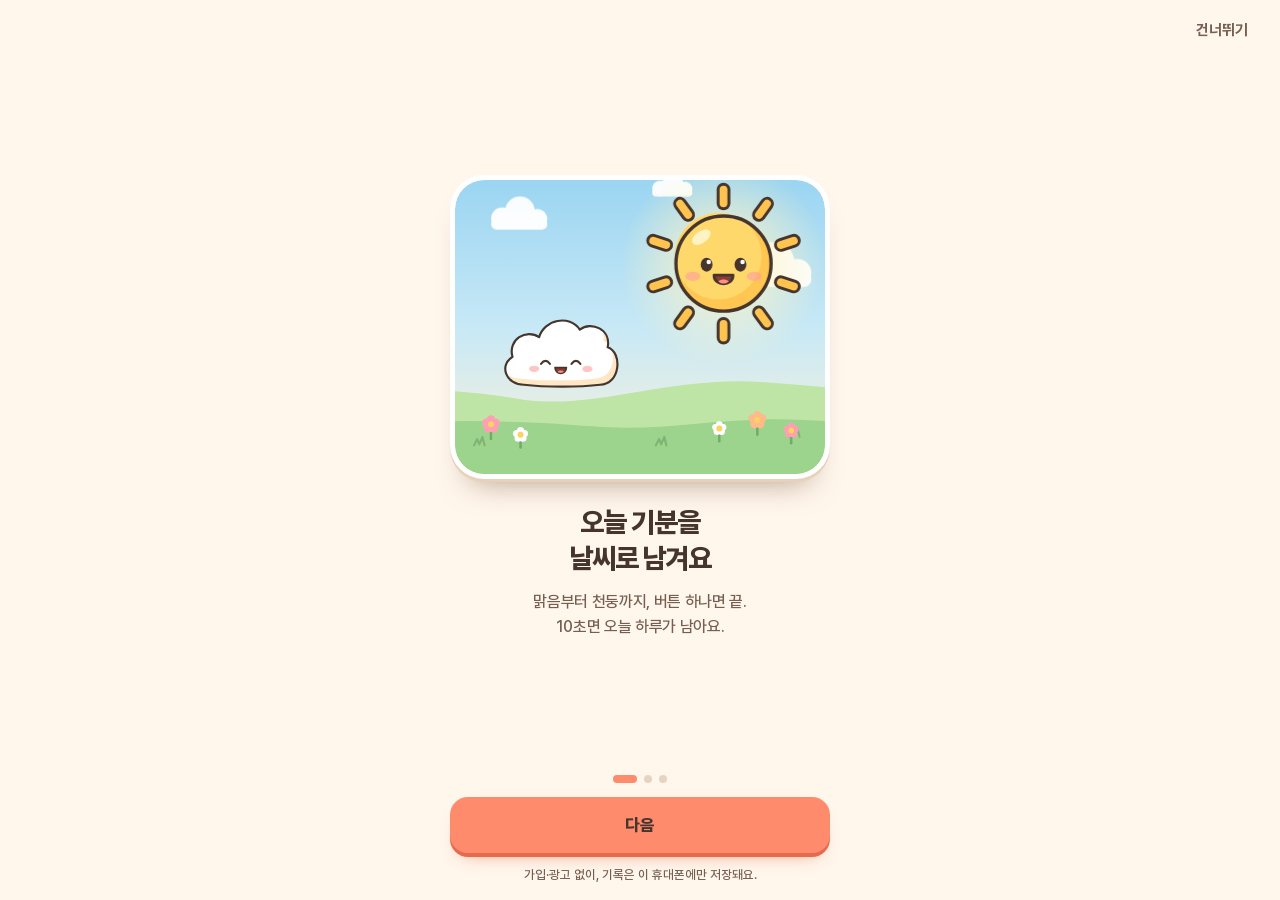
<file: 1/index.html>
<!doctype html>
<html lang="ko">
<head>
<meta charset="utf-8">
<meta name="viewport" content="width=device-width, initial-scale=1">
<meta name="robots" content="noindex">
<title>기분날씨</title>
<meta http-equiv="refresh" content="1; url=../">
<style>body{margin:0;min-height:100vh;display:grid;place-items:center;background:#FFF6EC;color:#4A362A;font:600 16px/1.6 system-ui,sans-serif;text-align:center;padding:24px}a{color:#C8573B}</style>
</head>
<body>
<p>평가용 옛 시안은 내려갔어요.<br><a href="../">새 기분날씨로 가기</a></p>
<script>
if ('serviceWorker' in navigator) navigator.serviceWorker.getRegistrations().then(function (rs) {
  rs.forEach(function (r) { if (new URL(r.scope).pathname === location.pathname.replace(/index\.html$/, '')) r.unregister(); });
});
</script>
</body>
</html>
</file>
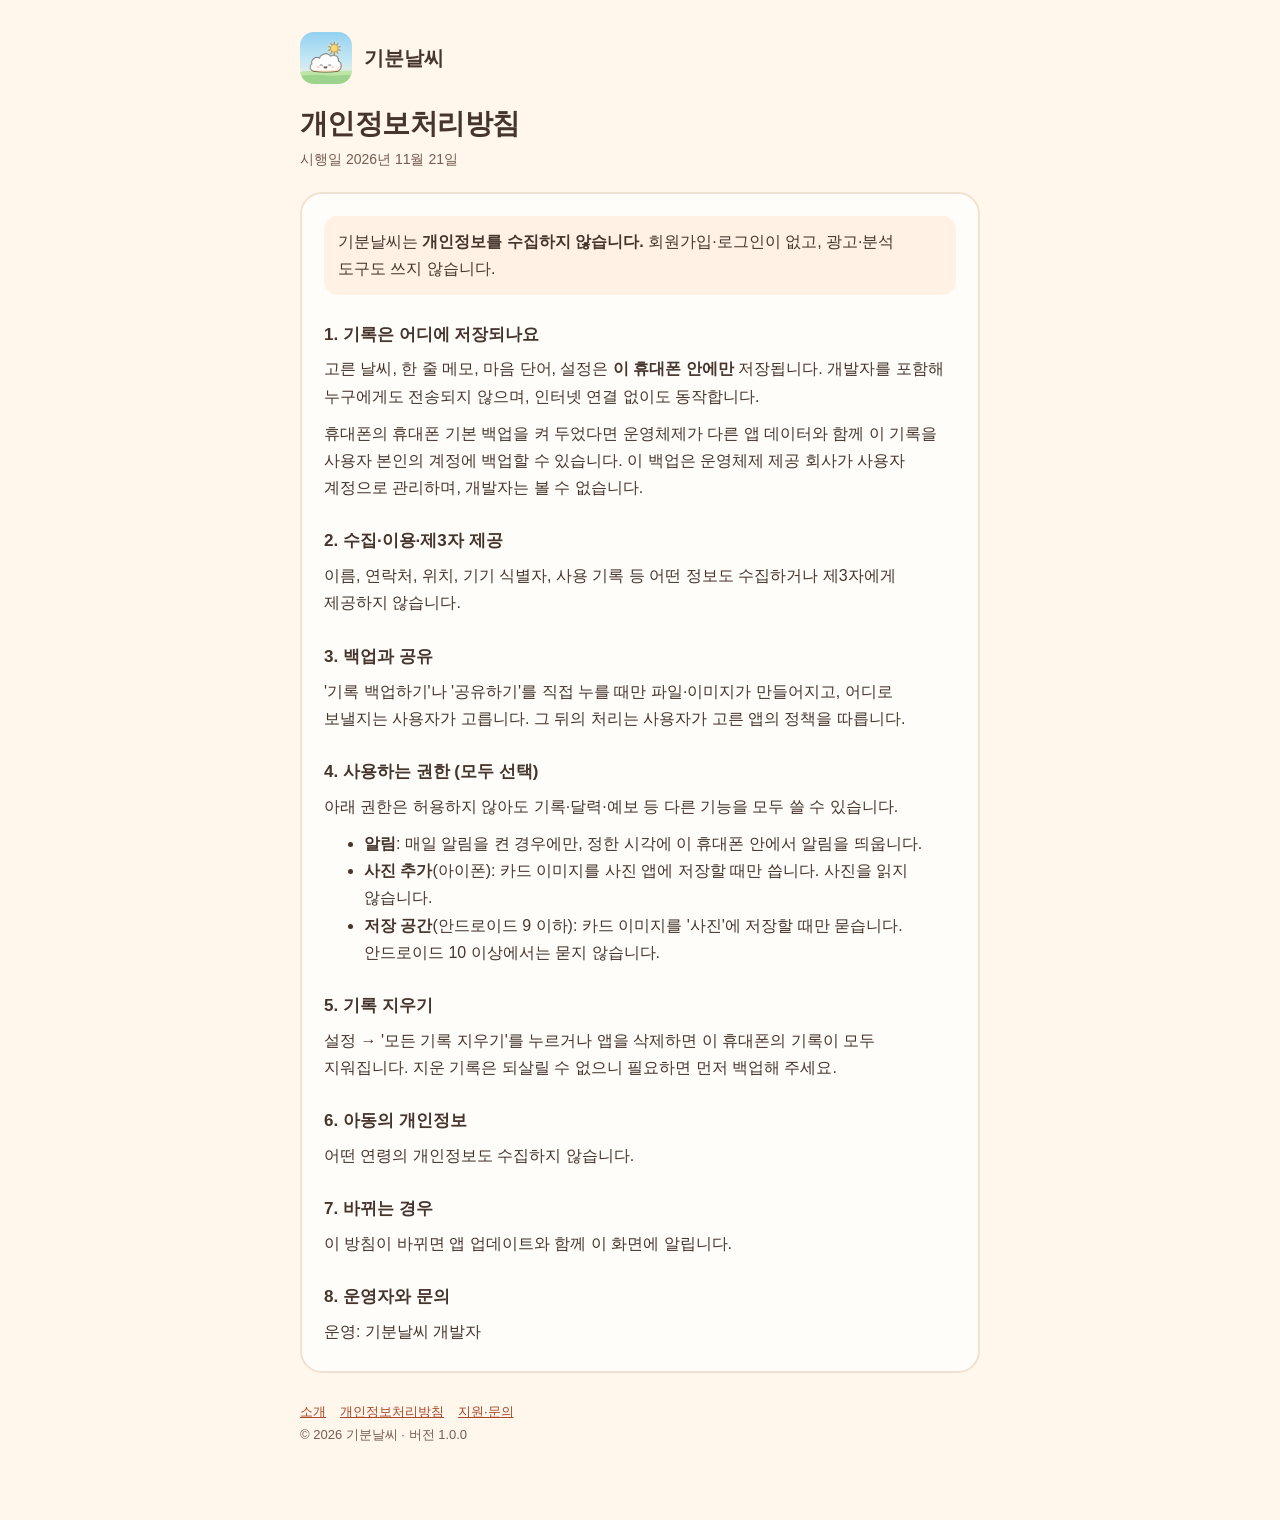
<file: privacy.html>
<!doctype html>
<html lang="ko"><head><meta charset="utf-8"><meta name="viewport" content="width=device-width, initial-scale=1">
<title>기분날씨 개인정보처리방침</title><meta name="description" content="하루 기분을 날씨로 남기는 감정 일기 앱, 기분날씨"><link rel="icon" href="icon.png">
<style>
  :root{--ink:#46352D;--ink2:#765E50;--paper:#FFF6EC;--card:#FFFDF9;--edge:#F1E2D0}
  *{box-sizing:border-box}
  body{margin:0;background:var(--paper);color:var(--ink);font:16px/1.7 -apple-system,BlinkMacSystemFont,"Apple SD Gothic Neo","Pretendard","Noto Sans KR","Malgun Gothic",sans-serif;word-break:keep-all}
  main{max-width:720px;margin:0 auto;padding:32px 20px 64px}
  header{display:flex;align-items:center;gap:12px;margin-bottom:22px}
  header img{width:52px;height:52px;border-radius:14px}
  header a{color:inherit;text-decoration:none;font-weight:800;font-size:20px}
  h1{font-size:28px;line-height:1.3;margin:0 0 6px;letter-spacing:-.02em}
  .kicker{color:var(--ink2);margin:0 0 20px;font-size:14px}
  h3{margin:26px 0 6px;font-size:17px}
  p,ul{margin:0 0 10px}
  .card{background:var(--card);border:2px solid var(--edge);border-radius:22px;padding:22px 22px 16px}
  .info-lead{padding:12px 14px;border-radius:14px;background:#FFF1E4}
  .info-pre{white-space:pre-wrap;font:13px/1.5 ui-monospace,Menlo,Consolas,monospace;background:#FBF3EA;padding:12px;border-radius:12px;max-height:320px;overflow:auto}
  a{color:#A9482A}
  footer{margin-top:28px;color:var(--ink2);font-size:13px}
  nav a{margin-right:14px}
</style></head><body><main>
<header><img src="icon.png" alt=""><a href="index.html">기분날씨</a></header>
<h1>개인정보처리방침</h1><p class="kicker">시행일 2026년 11월 21일</p><div class="card">
      <p class="info-lead">기분날씨는 <b>개인정보를 수집하지 않습니다.</b> 회원가입·로그인이 없고, 광고·분석 도구도 쓰지 않습니다.</p>
      <h3>1. 기록은 어디에 저장되나요</h3>
      <p>고른 날씨, 한 줄 메모, 마음 단어, 설정은 <b>이 휴대폰 안에만</b> 저장됩니다. 개발자를 포함해 누구에게도 전송되지 않으며, 인터넷 연결 없이도 동작합니다.</p>
      <p>휴대폰의 휴대폰 기본 백업을 켜 두었다면 운영체제가 다른 앱 데이터와 함께 이 기록을 사용자 본인의 계정에 백업할 수 있습니다. 이 백업은 운영체제 제공 회사가 사용자 계정으로 관리하며, 개발자는 볼 수 없습니다.</p>
      <h3>2. 수집·이용·제3자 제공</h3>
      <p>이름, 연락처, 위치, 기기 식별자, 사용 기록 등 어떤 정보도 수집하거나 제3자에게 제공하지 않습니다.</p>
      <h3>3. 백업과 공유</h3>
      <p>'기록 백업하기'나 '공유하기'를 직접 누를 때만 파일·이미지가 만들어지고, 어디로 보낼지는 사용자가 고릅니다. 그 뒤의 처리는 사용자가 고른 앱의 정책을 따릅니다.</p>
      <h3>4. 사용하는 권한 (모두 선택)</h3>
      <p>아래 권한은 허용하지 않아도 기록·달력·예보 등 다른 기능을 모두 쓸 수 있습니다.</p>
      <ul><li><b>알림</b>: 매일 알림을 켠 경우에만, 정한 시각에 이 휴대폰 안에서 알림을 띄웁니다.</li>
      <li><b>사진 추가</b>(아이폰): 카드 이미지를 사진 앱에 저장할 때만 씁니다. 사진을 읽지 않습니다.</li>
      <li><b>저장 공간</b>(안드로이드 9 이하): 카드 이미지를 '사진'에 저장할 때만 묻습니다. 안드로이드 10 이상에서는 묻지 않습니다.</li></ul>
      <h3>5. 기록 지우기</h3>
      <p>설정 → '모든 기록 지우기'를 누르거나 앱을 삭제하면 이 휴대폰의 기록이 모두 지워집니다. 지운 기록은 되살릴 수 없으니 필요하면 먼저 백업해 주세요.</p>
      <h3>6. 아동의 개인정보</h3>
      <p>어떤 연령의 개인정보도 수집하지 않습니다.</p>
      <h3>7. 바뀌는 경우</h3>
      <p>이 방침이 바뀌면 앱 업데이트와 함께 이 화면에 알립니다.</p>
      <h3>8. 운영자와 문의</h3>
      <p>운영: 기분날씨 개발자</p>
      </div>
<footer><nav><a href="index.html">소개</a><a href="privacy.html">개인정보처리방침</a><a href="support.html">지원·문의</a></nav><p>© 2026 기분날씨 · 버전 1.0.0</p></footer>
</main></body></html>
</file>
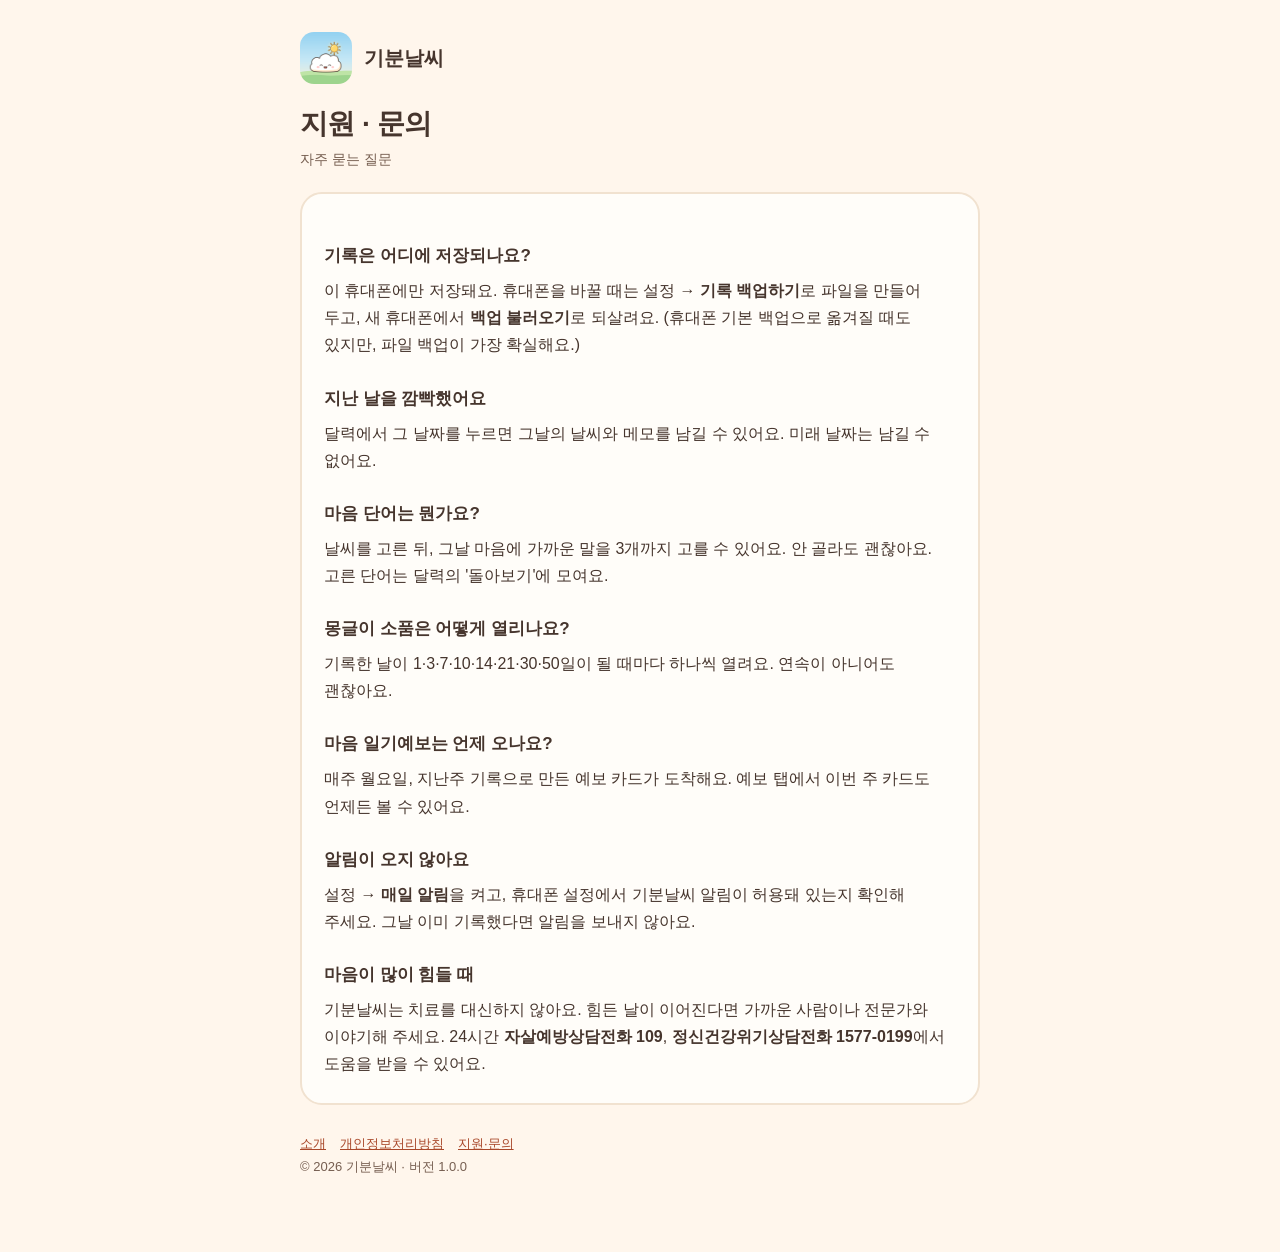
<file: support.html>
<!doctype html>
<html lang="ko"><head><meta charset="utf-8"><meta name="viewport" content="width=device-width, initial-scale=1">
<title>기분날씨 지원·문의</title><meta name="description" content="하루 기분을 날씨로 남기는 감정 일기 앱, 기분날씨"><link rel="icon" href="icon.png">
<style>
  :root{--ink:#46352D;--ink2:#765E50;--paper:#FFF6EC;--card:#FFFDF9;--edge:#F1E2D0}
  *{box-sizing:border-box}
  body{margin:0;background:var(--paper);color:var(--ink);font:16px/1.7 -apple-system,BlinkMacSystemFont,"Apple SD Gothic Neo","Pretendard","Noto Sans KR","Malgun Gothic",sans-serif;word-break:keep-all}
  main{max-width:720px;margin:0 auto;padding:32px 20px 64px}
  header{display:flex;align-items:center;gap:12px;margin-bottom:22px}
  header img{width:52px;height:52px;border-radius:14px}
  header a{color:inherit;text-decoration:none;font-weight:800;font-size:20px}
  h1{font-size:28px;line-height:1.3;margin:0 0 6px;letter-spacing:-.02em}
  .kicker{color:var(--ink2);margin:0 0 20px;font-size:14px}
  h3{margin:26px 0 6px;font-size:17px}
  p,ul{margin:0 0 10px}
  .card{background:var(--card);border:2px solid var(--edge);border-radius:22px;padding:22px 22px 16px}
  .info-lead{padding:12px 14px;border-radius:14px;background:#FFF1E4}
  .info-pre{white-space:pre-wrap;font:13px/1.5 ui-monospace,Menlo,Consolas,monospace;background:#FBF3EA;padding:12px;border-radius:12px;max-height:320px;overflow:auto}
  a{color:#A9482A}
  footer{margin-top:28px;color:var(--ink2);font-size:13px}
  nav a{margin-right:14px}
</style></head><body><main>
<header><img src="icon.png" alt=""><a href="index.html">기분날씨</a></header>
<h1>지원 · 문의</h1><p class="kicker">자주 묻는 질문</p><div class="card">
      <h3>기록은 어디에 저장되나요?</h3>
      <p>이 휴대폰에만 저장돼요. 휴대폰을 바꿀 때는 설정 → <b>기록 백업하기</b>로 파일을 만들어 두고, 새 휴대폰에서 <b>백업 불러오기</b>로 되살려요. (휴대폰 기본 백업으로 옮겨질 때도 있지만, 파일 백업이 가장 확실해요.)</p>
      <h3>지난 날을 깜빡했어요</h3>
      <p>달력에서 그 날짜를 누르면 그날의 날씨와 메모를 남길 수 있어요. 미래 날짜는 남길 수 없어요.</p>
      <h3>마음 단어는 뭔가요?</h3>
      <p>날씨를 고른 뒤, 그날 마음에 가까운 말을 3개까지 고를 수 있어요. 안 골라도 괜찮아요. 고른 단어는 달력의 '돌아보기'에 모여요.</p>
      <h3>몽글이 소품은 어떻게 열리나요?</h3>
      <p>기록한 날이 1·3·7·10·14·21·30·50일이 될 때마다 하나씩 열려요. 연속이 아니어도 괜찮아요.</p>
      <h3>마음 일기예보는 언제 오나요?</h3>
      <p>매주 월요일, 지난주 기록으로 만든 예보 카드가 도착해요. 예보 탭에서 이번 주 카드도 언제든 볼 수 있어요.</p>
      <h3>알림이 오지 않아요</h3>
      <p>설정 → <b>매일 알림</b>을 켜고, 휴대폰 설정에서 기분날씨 알림이 허용돼 있는지 확인해 주세요. 그날 이미 기록했다면 알림을 보내지 않아요.</p>
      <h3>마음이 많이 힘들 때</h3>
      <p>기분날씨는 치료를 대신하지 않아요. 힘든 날이 이어진다면 가까운 사람이나 전문가와 이야기해 주세요. 24시간 <b>자살예방상담전화 109</b>, <b>정신건강위기상담전화 1577-0199</b>에서 도움을 받을 수 있어요.</p>
      
      </div>
<footer><nav><a href="index.html">소개</a><a href="privacy.html">개인정보처리방침</a><a href="support.html">지원·문의</a></nav><p>© 2026 기분날씨 · 버전 1.0.0</p></footer>
</main></body></html>
</file>
<file: css/app.css>
/* 기분날씨 — 포근한 일러스트 친구 '몽글이' (시안 C를 바탕으로) */

/* ── 글꼴: Pretendard 서브셋 3굵기 ── */
@font-face{font-family:"Pretendard";font-weight:500;font-style:normal;font-display:swap;src:url("../fonts/Pretendard-Medium.subset.woff2") format("woff2")}
@font-face{font-family:"Pretendard";font-weight:700;font-style:normal;font-display:swap;src:url("../fonts/Pretendard-Bold.subset.woff2") format("woff2")}
@font-face{font-family:"Pretendard";font-weight:800;font-style:normal;font-display:swap;src:url("../fonts/Pretendard-ExtraBold.subset.woff2") format("woff2")}

/* 하늘 색은 등록된 변수로 부드럽게 보간 */
@property --s1{syntax:"<color>";inherits:false;initial-value:#D2CBF1}
@property --s2{syntax:"<color>";inherits:false;initial-value:#EFD9EE}
@property --s3{syntax:"<color>";inherits:false;initial-value:#FFE3D2}

:root{
  --ink:#46352D; --ink-2:#765E50; --ink-3:#846B5C;
  --card:#FFFDF9; --edge:#F1E2D0; --edge-2:#E7D1BA;
  --coral:#FF8B6D; --coral-2:#E56B4F; --mint:#5BC79F;
  /* 안드로이드 앱(Capacitor 8 SystemBars 'css')은 --safe-area-inset-* 변수로도 알려 준다 → 둘 중 큰 값 */
  --sat:max(env(safe-area-inset-top,0px),var(--safe-area-inset-top,0px)); --sab:max(env(safe-area-inset-bottom,0px),var(--safe-area-inset-bottom,0px));
  --tab-h:64px; --tab-gap:12px;
  --spring:cubic-bezier(.34,1.45,.64,1);
  --pop:cubic-bezier(.3,1.9,.55,1);
  --out:cubic-bezier(.2,.8,.2,1);
}
@supports (transition-timing-function:linear(0,1)){
  :root{
    --spring:linear(0,.02,.074,.152,.245,.347,.452,.554,.651,.74,.819,.888,.946,.993,1.029,1.057,1.076,1.088,1.094,1.095,1.092,1.086,1.078,1.069,1.059,1.049,1.039,1.03,1.022,1.015,1.009,1.004,1,.996,.994,.992,.991,.991,.991,.991,1);
    --pop:linear(0,.029,.107,.22,.356,.502,.648,.786,.911,1.016,1.101,1.164,1.206,1.228,1.233,1.225,1.205,1.178,1.145,1.111,1.077,1.045,1.017,.993,.974,.96,.951,.946,.946,.948,.953,.96,.967,.975,.983,.991,.997,1.002,1.007,1.01,1);
  }
}

/* 오늘 날씨에 따라 종이색·포인트색 */
body{--paper:#FFF6EC;--accent:#CFC0F4;--accent-soft:#ECE4FF}
body[data-w=sunny]{--paper:#FFF5DF;--accent:#FFC94F;--accent-soft:#FFE6A3}
body[data-w=rainbow]{--paper:#FFF2EE;--accent:#FFA6BE;--accent-soft:#FFDDE8}
body[data-w=cloudy]{--paper:#F6F2EE;--accent:#C5C9DB;--accent-soft:#E6E7F0}
body[data-w=snow]{--paper:#F3F3FB;--accent:#ABC7F2;--accent-soft:#DEE8FB}
body[data-w=rain]{--paper:#EEF1F7;--accent:#93B2E0;--accent-soft:#D8E4F6}
body[data-w=thunder]{--paper:#F2ECF7;--accent:#B69DE2;--accent-soft:#E7DDF8}

*{box-sizing:border-box;-webkit-tap-highlight-color:transparent}
html,body{margin:0;height:100%}
html{-webkit-text-size-adjust:100%;text-size-adjust:100%}
body{
  background-color:var(--paper);color:var(--ink);
  font-family:"Pretendard",-apple-system,BlinkMacSystemFont,"Apple SD Gothic Neo","Noto Sans KR","Malgun Gothic",sans-serif;
  font-weight:500;-webkit-font-smoothing:antialiased;-moz-osx-font-smoothing:grayscale;
  transition:background-color 1s ease;overflow:hidden;overscroll-behavior:none;
  word-break:keep-all;overflow-wrap:break-word;
}
p,h1,h2,h3,.talk-text,.toast,.guide,.confirm p{text-wrap:pretty}
/* 종이 결 */
body::before{content:"";position:fixed;inset:0;pointer-events:none;z-index:0;opacity:.55;
  background-image:url("data:image/svg+xml,%3Csvg xmlns='http://www.w3.org/2000/svg' width='180' height='180'%3E%3Cfilter id='n'%3E%3CfeTurbulence type='fractalNoise' baseFrequency='.85' numOctaves='2' stitchTiles='stitch'/%3E%3CfeColorMatrix values='0 0 0 0 .5 0 0 0 0 .37 0 0 0 0 .27 0 0 0 .16 0'/%3E%3C/filter%3E%3Crect width='100%25' height='100%25' filter='url(%23n)'/%3E%3C/svg%3E")}
button,input{font:inherit;color:inherit}
button,label.set-row{cursor:pointer;touch-action:manipulation;-webkit-user-select:none;user-select:none;-webkit-touch-callout:none}
.is-typing .tabbar{transform:translate(-50%,calc(100% + var(--sab) + 30px));transition:transform .25s ease}
.tabbar{transition:transform .35s var(--spring)}
[hidden]{display:none!important}
.sr-only{position:absolute!important;width:1px;height:1px;padding:0;margin:-1px;overflow:hidden;clip:rect(0 0 0 0);white-space:nowrap;border:0}
:focus-visible{outline:3px solid var(--accent);outline-offset:3px}

/* ── 화면(뷰) ── */
.app{position:fixed;inset:0;z-index:1}
.view{position:absolute;top:0;bottom:0;left:0;right:0;margin:0 auto;max-width:480px;
  overflow-y:auto;overflow-x:hidden;-webkit-overflow-scrolling:touch;overscroll-behavior:contain;
  padding:calc(var(--sat) + 14px) 20px calc(var(--sab) + var(--tab-h) + var(--tab-gap) + 20px);
  opacity:0;transform:translateX(calc(var(--dir,1) * 22px));
  transition:opacity .28s ease,transform .5s var(--spring)}
.view.is-active{opacity:1;transform:none}
.view.is-leaving{opacity:0;transform:translateX(calc(var(--dir,1) * -14px));transition:opacity .2s ease,transform .3s ease}
.view--today{display:flex;flex-direction:column;min-height:540px}

/* ── 오늘: 머리말 ── */
.top{flex:none}
.date-row{display:flex;align-items:center;justify-content:space-between;gap:8px;min-height:44px}
.date{display:inline-flex;align-items:center;gap:6px;height:30px;padding:0 13px 0 10px;border-radius:99px;
  background:#FFEBDA;color:#8A5D42;font-size:calc(13px * var(--fs,1));font-weight:700;letter-spacing:-.01em;white-space:nowrap}
.date svg{width:15px;height:15px}
.top-right{display:inline-flex;align-items:center;gap:6px}
.saved{display:inline-flex;align-items:center;gap:4px;height:28px;padding:0 11px 0 7px;border-radius:99px;
  background:#E1F4EA;color:#277052;font-size:calc(12px * var(--fs,1));font-weight:700;white-space:nowrap;
  opacity:0;transform:translateY(4px) scale(.6);transition:opacity .2s ease,transform .3s ease}
.saved svg{width:16px;height:16px}
.saved.on{opacity:1;transform:none;transition:opacity .2s ease,transform .6s var(--pop)}
.saved.bump{animation:bump .5s var(--pop)}
.greet{margin:6px 0 0;font-size:calc(26px * var(--fs,1));line-height:1.3;font-weight:800;letter-spacing:-.035em}
.hl{position:relative;z-index:0;white-space:nowrap}
.hl::after{content:"";position:absolute;z-index:-1;left:-3px;right:-4px;bottom:.04em;height:.46em;border-radius:.3em;
  background:var(--accent-soft);transform:rotate(-1.2deg);transition:background-color .8s ease}

/* 둥근 스티커 버튼 */
.round-btn{flex:none;display:grid;place-items:center;width:44px;height:44px;padding:0;border-radius:50%;
  background:var(--card);border:2px solid var(--edge);color:var(--ink);
  box-shadow:0 3px 0 var(--edge-2);transition:transform .45s var(--spring),box-shadow .2s ease,opacity .2s}
.round-btn svg{width:22px;height:22px}
.round-btn:active{transform:translateY(2px) scale(.94);box-shadow:0 1px 0 var(--edge-2);transition-duration:.08s}
.round-btn:disabled{opacity:.35;cursor:default}
.round-btn:disabled:active{transform:none;box-shadow:0 3px 0 var(--edge-2)}
.round-btn--sm svg{width:20px;height:20px}

/* ── 내 작은 하늘 ── */
.sky{position:relative;flex:1 1 0;min-height:176px;max-height:400px;margin:14px 0 38px;border-radius:34px;background:#fff;
  box-shadow:0 3px 0 var(--edge-2),0 22px 30px -20px rgba(110,72,44,.55);animation:skyIn .8s var(--spring) backwards}
.sky-in{position:absolute;inset:5px;border-radius:29px;overflow:hidden;isolation:isolate;cursor:pointer;-webkit-mask-image:-webkit-radial-gradient(white,black)}
.sky-bg{position:absolute;inset:0;background:linear-gradient(180deg,var(--s1) 0%,var(--s2) 54%,var(--s3) 100%);
  transition:--s1 .95s ease,--s2 .95s ease,--s3 .95s ease}
body[data-w=initial] .sky-bg{--s1:#D2CBF1;--s2:#EFD9EE;--s3:#FFE3D2}
body[data-w=initial][data-phase=morning] .sky-bg{--s1:#FFCFB5;--s2:#FFE4CC;--s3:#FFF3DF}
body[data-w=initial][data-phase=day] .sky-bg{--s1:#B9DFF5;--s2:#DDEFF7;--s3:#FFF1DE}
body:not([data-phase=night]) .night-only{display:none}
body[data-w=sunny]   .sky-bg{--s1:#94D2F1;--s2:#C8E9F6;--s3:#FFF2D8}
body[data-w=rainbow] .sky-bg{--s1:#A2DDEA;--s2:#DAF0EC;--s3:#FFDCE6}
body[data-w=cloudy]  .sky-bg{--s1:#B3BFD3;--s2:#D5D8E1;--s3:#EFE7DF}
body[data-w=snow]    .sky-bg{--s1:#A9BBE7;--s2:#D2DBF3;--s3:#F2EEF9}
body[data-w=rain]    .sky-bg{--s1:#7187B1;--s2:#93A5C6;--s3:#B9C5D9}
body[data-w=thunder] .sky-bg{--s1:#43386A;--s2:#645488;--s3:#8B7BA5}
body[data-w=sunny][data-phase=night] .sky-bg{--s1:#26325F;--s2:#465488;--s3:#9A97BE}
body[data-phase=night] .scene[data-w=sunny]{--hb:#7E9A86;--hf:#6A8873;--bgc:#B7BEDD;--bgco:.42}
body[data-phase=night] .scene .sun-pos{visibility:hidden}
.sky-in::after{content:"";position:absolute;inset:0;pointer-events:none;opacity:.5;
  background-image:url("data:image/svg+xml,%3Csvg xmlns='http://www.w3.org/2000/svg' width='160' height='160'%3E%3Cfilter id='n'%3E%3CfeTurbulence type='fractalNoise' baseFrequency='.9' numOctaves='2' stitchTiles='stitch'/%3E%3CfeColorMatrix values='0 0 0 0 .3 0 0 0 0 .22 0 0 0 0 .2 0 0 0 .12 0'/%3E%3C/filter%3E%3Crect width='100%25' height='100%25' filter='url(%23n)'/%3E%3C/svg%3E")}
.scene{position:absolute;inset:0;width:100%;height:100%;display:block}
.flash{position:absolute;inset:0;background:#FFFBEA;opacity:0;pointer-events:none}
body[data-w=thunder] .flash{animation:flash 3.4s linear infinite}

/* 지난주 예보 도착 편지 */
.letter{position:absolute;z-index:5;top:14px;left:14px;display:inline-flex;align-items:center;gap:6px;min-height:44px;
  padding:0 14px 0 8px;border-radius:99px;background:#FFFDF8;border:2px solid var(--edge);color:var(--ink);
  font-size:calc(13px * var(--fs,1));font-weight:800;letter-spacing:-.02em;box-shadow:0 3px 0 var(--edge-2),0 10px 18px -10px rgba(80,50,30,.5);
  animation:letterIn .8s var(--pop) .5s backwards,wiggle 3.2s ease-in-out 1.6s infinite;transform-origin:50% 100%}
.letter__icon{display:grid;place-items:center;width:30px;height:30px}
.letter__icon svg{width:26px;height:26px}
.letter:active{transform:scale(.95)}

.letter--install{animation:letterIn .7s var(--pop) .1s backwards}
.guide__sub{color:var(--ink-2);font-size:calc(13px * var(--fs,1))}
.set-warn{margin:2px 4px 12px;padding:10px 12px;border-radius:14px;background:#FFF4DA;color:#8A5A1C;font-size:calc(12.5px * var(--fs,1));line-height:1.5}

/* 몽글이 대사 상자 */
.talk{position:absolute;z-index:3;left:14px;right:14px;bottom:-28px;padding:15px 16px 12px;
  background:#FFFDF8;border:2px solid var(--edge);border-radius:20px;
  box-shadow:0 3px 0 var(--edge-2),0 14px 22px -14px rgba(110,72,44,.5)}
.talk.bump{animation:talkBump .55s var(--pop)}
.talk-name{position:absolute;left:12px;top:-14px;padding:4px 11px 5px;border-radius:99px;
  background:var(--accent);border:2.5px solid #FFFDF8;font-size:calc(12px * var(--fs,1));font-weight:800;line-height:1.2;color:var(--ink);
  transform:rotate(-4deg);transition:background-color .6s ease;box-shadow:0 2px 0 rgba(110,72,44,.12);white-space:nowrap}
.talk-text{position:relative;margin:0;font-size:calc(14.5px * var(--fs,1));line-height:1.45;letter-spacing:-.015em;font-weight:500;max-height:4.4em;overflow:hidden}
.talk-ghost{visibility:hidden}
.talk-live{position:absolute;inset:0}

/* ── 날씨 고르기 ── */
.picker{flex:none;display:grid;grid-template-columns:repeat(3,1fr);gap:10px}
.wbtn{position:relative;display:flex;flex-direction:column;align-items:center;justify-content:center;
  min-height:92px;padding:9px 4px 10px;border:2px solid var(--edge);border-radius:24px;
  background:var(--card);color:var(--ink);font:inherit;
  box-shadow:0 4px 0 var(--edge-2),0 12px 18px -12px rgba(110,72,44,.45);
  transition:transform .55s var(--spring),box-shadow .25s ease,background-color .35s ease,border-color .35s ease;
  -webkit-user-select:none;user-select:none;
  animation:tileIn .7s var(--pop) backwards;animation-delay:calc(var(--i) * 45ms + 120ms)}
.wbtn:active{transform:translateY(3px) scale(.96);box-shadow:0 1px 0 var(--edge-2),0 4px 8px -6px rgba(110,72,44,.4);transition-duration:.1s}
.wbtn[aria-pressed=true]{background:var(--tint);border-color:var(--deep);transform:translateY(-2px);
  box-shadow:0 4px 0 var(--deep),0 16px 22px -12px var(--glow)}
.wbtn[aria-pressed=true]:active{transform:translateY(2px) scale(.97);box-shadow:0 1px 0 var(--deep)}
.wicon{width:40px;height:40px;display:block;overflow:visible}
.wbtn[aria-pressed=true] .wicon{animation:iconPop .75s var(--pop),iconFloat 2.6s ease-in-out .75s infinite}
.wname{margin-top:5px;font-size:calc(15px * var(--fs,1));font-weight:800;line-height:1.2;letter-spacing:-.02em}
.wmood{margin-top:2px;font-size:calc(12.5px * var(--fs,1));line-height:1.25;color:var(--ink-2);letter-spacing:-.02em;transition:color .3s}
.wbtn[aria-pressed=true] .wmood{color:var(--ink)}
.check{position:absolute;top:-8px;right:-6px;width:25px;height:25px;border-radius:50%;background:var(--deep);
  border:2.5px solid #fff;display:grid;place-items:center;box-shadow:0 2px 5px rgba(80,50,30,.18);
  transform:scale(0) rotate(-40deg);transition:transform .25s ease}
.check svg{width:13px;height:13px}
.wbtn[aria-pressed=true] .check{transform:scale(1) rotate(0);transition:transform .65s var(--pop) .08s}
.picker.is-nudge{animation:nudge .5s ease}
.picker.is-first .wbtn{animation:tileIn .7s var(--pop) backwards,breathe 2.4s ease-in-out 1.6s 2}

/* ── 한 줄 메모 ── */
.memo{flex:none;display:flex;gap:8px;margin-top:14px}
.memo-field{flex:1;min-width:0;display:flex;align-items:center;gap:8px;height:52px;padding:0 12px 0 13px;
  border-radius:18px;background:var(--card);border:2px solid var(--edge);
  box-shadow:inset 0 2px 0 rgba(110,72,44,.05);transition:border-color .25s ease,box-shadow .25s ease;cursor:text}
.memo-field:focus-within{border-color:var(--accent);box-shadow:0 0 0 4px var(--accent-soft)}
.memo-field>svg{flex:none;width:20px;height:20px;color:#C9A98E}
.memo-input{flex:1;min-width:0;height:100%;border:0;outline:0;background:transparent;padding:0;
  font-size:calc(16px * var(--fs,1));font-weight:500;color:var(--ink);letter-spacing:-.02em}
.memo-input::placeholder{color:#9C8574;opacity:1}
.count{flex:none;display:none;font-size:calc(11px * var(--fs,1));font-weight:700;color:var(--ink-2);font-variant-numeric:tabular-nums}
.memo-field.typing .count{display:inline}
.memo-btn{flex:none;height:52px;min-width:70px;padding:0 15px;border:0;border-radius:18px;
  background:var(--coral);color:var(--ink);font-size:calc(15px * var(--fs,1));font-weight:800;letter-spacing:-.02em;
  box-shadow:0 4px 0 var(--coral-2),0 12px 18px -12px rgba(229,107,79,.8);
  transition:transform .5s var(--spring),box-shadow .2s ease,background-color .25s ease}
.memo-btn:active{transform:translateY(3px);box-shadow:0 1px 0 var(--coral-2);transition-duration:.1s}
.memo-btn:disabled{background:#F8D2C5;color:#8A5D42;box-shadow:0 4px 0 #EDBBA9;cursor:default}
.memo-btn:disabled:active{transform:none}
.memo-btn[data-state=saved]:disabled{background:#DDEFE6;color:#277052;box-shadow:0 4px 0 #BFE0CF}

/* ── 탭바 ── */
.tabbar{position:fixed;z-index:20;left:50%;bottom:calc(var(--sab) + var(--tab-gap));transform:translateX(-50%);
  width:calc(100% - 40px);max-width:440px;height:var(--tab-h);display:flex;gap:4px;padding:6px;
  background:#FFFDF8;border:2px solid var(--edge);border-radius:26px;
  box-shadow:0 4px 0 var(--edge-2),0 18px 30px -16px rgba(110,72,44,.5)}
.tab{flex:1;display:flex;flex-direction:column;align-items:center;justify-content:center;gap:2px;min-height:44px;
  border:0;background:transparent;border-radius:19px;color:var(--ink-2);font-size:calc(12px * var(--fs,1));font-weight:700;letter-spacing:-.01em;
  transition:background-color .3s ease,color .3s ease,transform .45s var(--spring)}
.tab svg{width:24px;height:24px}
.tab:active{transform:scale(.92)}
.tab.is-active{background:#FFEADD;color:var(--ink)}
.tab .fillme,.tab .fillme-soft{fill:none;transition:fill .3s ease}
.tab.is-active .fillme{fill:#FFC86E}
.tab.is-active .fillme-soft{fill:#FFF4E6}

/* ── 페이지 머리말 (달력·예보) ── */
.page-head{margin-bottom:14px}
.page-kicker{margin:4px 0 6px;text-align:center;font-size:calc(13px * var(--fs,1));font-weight:700;color:var(--ink-2);letter-spacing:-.01em;min-height:18px}
.month-row{display:flex;align-items:center;justify-content:space-between;gap:10px}
.page-title{margin:0;font-size:calc(22px * var(--fs,1));font-weight:800;letter-spacing:-.035em;text-align:center;flex:1;white-space:nowrap}

/* ── 달력 ── */
.cal-card{padding:10px 6px 8px;border-radius:28px;background:var(--card);border:2px solid var(--edge);
  box-shadow:0 4px 0 var(--edge-2),0 18px 26px -18px rgba(110,72,44,.45);touch-action:pan-y}
.cal-dow,.cal-grid{display:grid;grid-template-columns:repeat(7,minmax(0,1fr))}
.cal-dow{margin-bottom:2px}
.cal-dow span{text-align:center;font-size:calc(12px * var(--fs,1));font-weight:800;color:var(--ink-3);padding:2px 0 6px}
.cal-dow .sun{color:#B94A31}
.cal-dow .sat{color:#46679F}
.cal-cell{position:relative;display:flex;flex-direction:column;align-items:center;justify-content:flex-start;gap:1px;
  min-width:0;height:60px;padding:6px 0 0;border:0;background:transparent;border-radius:16px;color:var(--ink)}
.cal-cell::before{content:"";position:absolute;inset:2px;border-radius:15px;background:transparent;transition:background-color .3s ease,transform .45s var(--spring)}
.cal-cell.has::before{background:var(--tint)}
.cal-cell.is-today::before{box-shadow:inset 0 0 0 2.5px var(--coral)}
.cal-cell:not([aria-disabled=true]):active::before{transform:scale(.9)}
.cal-cell>*{position:relative}
.cal-cell__num{font-size:calc(13px * var(--fs,1));font-weight:700;line-height:1;color:var(--ink-2);font-variant-numeric:tabular-nums}
.cal-cell.sun .cal-cell__num{color:#B94A31}
.cal-cell.sat .cal-cell__num{color:#46679F}
.cal-cell.is-today .cal-cell__num{color:#B23A2F;font-weight:800}
.cal-cell__icon{display:grid;place-items:center;width:32px;height:32px}
.cal-cell__icon .wicon{width:30px;height:30px}
.cal-cell.has .cal-cell__icon .wicon{animation:none}
.cal-cell:not(.has):not([aria-disabled=true]) .cal-cell__icon::after{content:"";width:6px;height:6px;border-radius:50%;background:#EADBCB}
.cal-cell[aria-disabled=true]{opacity:.38;cursor:default}
.cal-cell.is-shake{animation:nudge .45s ease}
.cal-cell.is-before .cal-cell__icon::after{display:none}
.cal-cell.is-out{visibility:hidden}
.cal-grid.is-pop .cal-cell.has .wicon{animation:iconPop .6s var(--pop) backwards;animation-delay:calc(var(--k) * 12ms)}

.cal-stats{margin-top:16px;padding:16px 16px 14px;border-radius:24px;background:var(--card);border:2px solid var(--edge);
  box-shadow:0 4px 0 var(--edge-2)}
.cal-stats__head{display:flex;justify-content:space-between;align-items:baseline;margin-bottom:10px}
.cal-stats__head b{font-size:calc(15px * var(--fs,1));font-weight:800;letter-spacing:-.02em}
.cal-stats__head span{font-size:calc(12px * var(--fs,1));font-weight:700;color:var(--ink-2)}
.mbar{display:flex;height:14px;border-radius:99px;overflow:hidden;background:#F3E8DC;gap:2px}
.mbar__seg{height:100%;transform-origin:left;animation:barIn .8s var(--out) backwards}
.mchips{display:flex;flex-wrap:wrap;gap:6px;margin-top:12px}
.mchip{display:inline-flex;align-items:center;gap:4px;height:32px;padding:0 10px 0 4px;border-radius:99px;background:var(--tint);
  font-size:calc(12.5px * var(--fs,1));font-weight:700;letter-spacing:-.02em}
.mchip .wicon{width:24px;height:24px}
.mchip b{font-weight:800}
.cal-say{margin:12px 0 0;font-size:calc(13.5px * var(--fs,1));line-height:1.5;color:var(--ink-2);letter-spacing:-.015em}
.cal-empty{display:flex;align-items:center;gap:12px}
.cal-empty svg{flex:none;width:86px;height:auto}
.cal-empty p{margin:0;font-size:calc(14px * var(--fs,1));line-height:1.5;letter-spacing:-.02em}
.cal-empty b{display:block;font-weight:800;margin-bottom:2px}

/* ── 예보 카드 ── */
.fc-card{position:relative;padding:16px 16px 14px;border-radius:30px;background:var(--card);border:2px solid var(--edge);
  box-shadow:0 4px 0 var(--edge-2),0 22px 30px -22px rgba(110,72,44,.55)}
.fc-card__top{display:flex;justify-content:space-between;align-items:center}
.fc-brand{font-size:calc(11px * var(--fs,1));font-weight:800;letter-spacing:.06em;color:var(--ink-3)}
.fc-stamp{padding:4px 10px;border-radius:99px;background:#FFEADD;color:#A9482A;font-size:calc(11.5px * var(--fs,1));font-weight:800;transform:rotate(3deg)}
.fc-title{margin:6px 0 10px;font-size:calc(21px * var(--fs,1));font-weight:800;letter-spacing:-.035em}
.fc-hero{position:relative;height:150px;border-radius:22px;overflow:hidden;background:#EFE6F7;
  box-shadow:inset 0 0 0 2px rgba(255,255,255,.6)}
.fc-hero svg{display:block;width:100%;height:100%}
.fc-say{position:relative;margin:-26px 10px 0;padding:16px 14px 11px;border-radius:18px;background:#FFFDF8;border:2px solid var(--edge);
  box-shadow:0 3px 0 var(--edge-2)}
.fc-say .talk-name{background:var(--fc-accent,#CFC0F4)}
.fc-headline{margin:0;font-size:calc(19px * var(--fs,1));font-weight:800;letter-spacing:-.035em}
.fc-summary{margin:3px 0 0;font-size:calc(13.5px * var(--fs,1));line-height:1.5;color:var(--ink-2);letter-spacing:-.015em}
.fc-days{display:grid;grid-template-columns:repeat(7,minmax(0,1fr));gap:2px;margin-top:14px}
.fc-day{display:flex;flex-direction:column;align-items:center;gap:3px;padding:7px 0 6px;border-radius:14px}
.fc-day[data-weather]{background:var(--tint)}
.fc-day.is-today{box-shadow:inset 0 0 0 2px var(--coral)}
.fc-day__dow{font-size:calc(12px * var(--fs,1));font-weight:800;color:var(--ink-2)}
.fc-day__icon{display:grid;place-items:center;width:34px;height:34px}
.fc-day__icon .wicon{width:32px;height:32px}
.fc-day__num{font-size:calc(12px * var(--fs,1));font-weight:700;color:var(--ink-2);font-variant-numeric:tabular-nums}
.fc-dot{display:block;width:22px;height:22px;border-radius:50%;border:2px dashed #E3CDB8}
.fc-day.is-future .fc-dot{width:12px;height:12px;border:0;background:#EFE3D6}
.fc-day.is-future .fc-day__num,.fc-day.is-future .fc-day__dow{opacity:.55}
.fc-stats{display:grid;grid-template-columns:repeat(3,1fr);gap:6px;margin:12px 0 0}
.fc-stats div{padding:8px 4px 7px;border-radius:14px;background:#FBF3EA;text-align:center}
.fc-stats dt{font-size:calc(12px * var(--fs,1));font-weight:700;color:var(--ink-2)}
.fc-stats dd{margin:2px 0 0;font-size:calc(16px * var(--fs,1));font-weight:800;letter-spacing:-.02em}
.fc-next{display:flex;align-items:center;gap:10px;margin-top:10px;padding:10px 12px;border-radius:18px;background:#FFF1E4}
.fc-next__icon .wicon{width:40px;height:40px}
.fc-next__body{display:flex;flex-direction:column;min-width:0}
.fc-next__body b{font-size:calc(14.5px * var(--fs,1));font-weight:800;letter-spacing:-.025em}
.fc-next__body span{font-size:calc(12.5px * var(--fs,1));line-height:1.45;color:var(--ink-2);letter-spacing:-.015em}
.fc-actions{display:flex;gap:8px;margin:10px -6px 0;position:sticky;z-index:5;
  /* 예보 화면은 아래 여백을 없애고(아래 규칙), 버튼 칸이 화면 끝까지 덮는다: 버튼은 탭바 바로 위, 그 아래는 종이색 */
  bottom:0;
  padding:14px 6px calc(var(--sab) + var(--tab-h) + var(--tab-gap) + 10px);
  background:linear-gradient(180deg,rgba(255,246,236,0),var(--paper) 22px)}
.view[data-view="forecast"]{padding-bottom:0}
.fc-hint{margin:10px 0 0;text-align:center;font-size:calc(12.5px * var(--fs,1));color:var(--ink-2)}

/* ── 버튼 ── */
.btn{flex:1;display:inline-flex;align-items:center;justify-content:center;gap:6px;min-height:52px;padding:0 16px;border-radius:18px;
  border:2px solid var(--edge);background:var(--card);color:var(--ink);font-size:calc(15px * var(--fs,1));font-weight:800;letter-spacing:-.02em;
  box-shadow:0 4px 0 var(--edge-2);transition:transform .45s var(--spring),box-shadow .2s ease,opacity .2s}
.btn svg{width:20px;height:20px}
.btn:active{transform:translateY(3px);box-shadow:0 1px 0 var(--edge-2);transition-duration:.08s}
.btn:disabled{opacity:.45;cursor:default}
.btn:disabled:active{transform:none;box-shadow:0 4px 0 var(--edge-2)}
.btn--coral{background:var(--coral);border-color:var(--coral);color:var(--ink);box-shadow:0 4px 0 var(--coral-2),0 12px 18px -12px rgba(229,107,79,.8)}
.btn--coral:active{box-shadow:0 1px 0 var(--coral-2)}
.btn--coral:disabled:active{box-shadow:0 4px 0 var(--coral-2)}
.btn--danger{background:#C9473B;border-color:#C9473B;color:#fff;box-shadow:0 4px 0 #A1352B}
.btn--text{flex:none;border-color:transparent;background:transparent;box-shadow:none;color:#A8452F;padding:0 14px}
.btn--text:active{box-shadow:none}
.btn--text[data-confirm="1"]{background:#FDE7E2;border-color:#F7C9BE}
.btn.is-busy{opacity:.6;pointer-events:none}

/* ── 시트 ── */
.sheet{position:fixed;inset:0;z-index:40}
.sheet__backdrop{position:absolute;inset:0;background:rgba(70,53,45,.34);opacity:0;transition:opacity .32s ease}
.sheet.is-open .sheet__backdrop{opacity:1}
.sheet__panel{position:absolute;left:0;right:0;bottom:0;margin:0 auto;max-width:520px;max-height:calc(100% - var(--sat) - 24px);overflow-y:auto;overscroll-behavior:contain;
  background:#FFFAF3;border-radius:30px 30px 0 0;border:2px solid var(--edge);border-bottom:0;
  padding:0 18px calc(var(--sab) + 20px);box-shadow:0 -10px 40px -16px rgba(70,40,20,.45);outline:0;
  transform:translateY(105%);transition:transform .5s var(--spring)}
.sheet.is-open .sheet__panel{transform:none}
.sheet:not(.is-open) .sheet__panel{transition:transform .32s cubic-bezier(.4,0,.8,.4)}
.sheet__grip{display:flex;justify-content:center;padding:10px 0 4px;touch-action:none;cursor:grab}
.sheet__grip span{width:42px;height:5px;border-radius:99px;background:#E6D4C2}
.sheet__head{display:flex;align-items:center;justify-content:space-between;gap:10px;margin-bottom:12px;touch-action:none}
.sheet__kicker{margin:0;font-size:calc(12.5px * var(--fs,1));font-weight:700;color:var(--ink-2);min-height:16px}
.sheet__title{margin:1px 0 0;font-size:calc(21px * var(--fs,1));font-weight:800;letter-spacing:-.035em}
.sheet__q{margin:2px 0 12px;font-size:calc(15px * var(--fs,1));font-weight:800;letter-spacing:-.02em}
.sheet__q-row{display:flex;align-items:center;justify-content:space-between;gap:8px;margin:0 0 10px}
.sheet__q-row .sheet__q{margin:0}
.sheet__hint{display:block;margin-top:2px;font-size:calc(12px * var(--fs,1));font-weight:700;color:var(--ink-2)}
#sheet-undo{min-height:44px;padding:0 12px;font-size:calc(14px * var(--fs,1))}
.sheet__actions{display:flex;justify-content:space-between;gap:8px;margin-top:16px}
.sheet__actions .btn--ghost{flex:0 1 160px}
.picker--sheet .wbtn{min-height:84px;animation:none}
.day-hero{height:170px;border-radius:24px;overflow:hidden;border:4px solid #fff;box-shadow:0 3px 0 var(--edge-2),0 14px 20px -14px rgba(110,72,44,.5)}
.day-hero svg{display:block;width:100%;height:100%}
.day-badge{display:inline-flex;align-items:center;gap:6px;margin-top:14px;padding:4px 14px 4px 6px;border-radius:99px;background:var(--tint,#FFF1E4);
  font-size:calc(15px * var(--fs,1));font-weight:800;letter-spacing:-.02em}
.day-badge .wicon{width:30px;height:30px}
.day-badge small{font-size:calc(13px * var(--fs,1));font-weight:700;color:var(--ink-2)}
.day-memo{position:relative;margin-top:12px;padding:14px 16px;border-radius:18px;background:#fff;border:2px solid var(--edge);
  font-size:calc(16px * var(--fs,1));line-height:1.5;letter-spacing:-.02em;word-break:keep-all;overflow-wrap:anywhere}
.day-memo.is-empty{color:var(--ink-3);font-size:calc(14px * var(--fs,1));background:transparent;border-style:dashed}
.preview-img{display:block;width:100%;border-radius:18px;border:2px solid var(--edge);-webkit-touch-callout:default}

/* 설정 */
.set-group{margin-bottom:12px;border-radius:22px;background:var(--card);border:2px solid var(--edge);overflow:hidden}
.set-row{display:flex;align-items:center;gap:12px;width:100%;min-height:64px;padding:10px 14px;border:0;background:transparent;text-align:left;color:var(--ink)}
.set-row+.set-row{border-top:1.5px solid var(--edge)}
.set-row:active{background:#FBF1E6}
.set-ic{flex:none;display:grid;place-items:center;width:38px;height:38px;border-radius:12px}
.set-ic svg{width:22px;height:22px}
.set-ic--coral{background:#FFE7DE;color:#E56B4F}
.set-ic--blue{background:#E3EDFB;color:#5B84C4}
.set-ic--green{background:#E1F4EA;color:#3B946F}
.set-ic--red{background:#FDE5E1;color:#D9554A}
.set-text{flex:1;display:flex;flex-direction:column;min-width:0}
.set-text b{font-size:calc(15px * var(--fs,1));font-weight:800;letter-spacing:-.02em}
.set-text span{font-size:calc(12.5px * var(--fs,1));color:var(--ink-2);margin-top:1px}
.set-go{font-size:calc(22px * var(--fs,1));color:var(--ink-3)}
.set-row--danger b{color:#B23A2F}
.guide{padding:2px 16px 14px;font-size:calc(14px * var(--fs,1));line-height:1.55;letter-spacing:-.015em;animation:fadeUp .4s var(--out)}
.guide__title{margin:0 0 4px;font-weight:800}
.guide ol{margin:0;padding-left:20px}
.kbd{display:inline-grid;place-items:center;width:24px;height:24px;vertical-align:-6px;border-radius:7px;background:#EEF3FB;color:#3D7BE0}
.kbd svg{width:17px;height:17px}
.confirm{padding:4px 14px 14px;animation:fadeUp .3s var(--out)}
.confirm p{margin:0 0 10px;font-size:calc(14px * var(--fs,1));line-height:1.5;color:#B4473B}
.confirm__btns{display:flex;gap:8px}
.set-foot{margin:6px 0 0;text-align:center;font-size:calc(12px * var(--fs,1));line-height:1.6;color:var(--ink-3)}

/* ── 알림(토스트) ── */
.toast{position:fixed;z-index:60;left:50%;top:calc(var(--sat) + 12px);bottom:auto;display:flex;align-items:center;gap:8px;
  width:max-content;max-width:min(calc(100% - 40px),360px);
  padding:7px 16px 7px 7px;border-radius:22px;background:#FFFDF8;border:2px solid var(--edge);
  font-size:calc(13.5px * var(--fs,1));line-height:1.4;font-weight:700;letter-spacing:-.015em;color:var(--ink);
  box-shadow:0 3px 0 var(--edge-2),0 14px 26px -12px rgba(50,30,20,.45);
  opacity:0;transform:translate(-50%,-14px) scale(.85);transition:opacity .22s ease,transform .3s ease;pointer-events:none}
.toast.is-on{opacity:1;transform:translate(-50%,0) scale(1);transition:opacity .15s ease,transform .6s var(--pop)}
.toast.on-today{top:calc(var(--sat) + 58px);bottom:auto;transform:translate(-50%,-10px) scale(.85)}
.toast.on-top{top:calc(var(--sat) + 12px);bottom:auto;transform:translate(-50%,-10px) scale(.85)}
.toast.on-top.is-on{transform:translate(-50%,0) scale(1)}
.toast.on-today.is-on{transform:translate(-50%,0) scale(1)}
.greet .ans{display:inline-block;color:var(--ink);animation:ansIn .7s var(--pop) both}
.greet .ans b{font-weight:800;background:linear-gradient(transparent 58%,var(--accent-soft) 58%);border-radius:4px;padding:0 2px}
@keyframes ansIn{from{opacity:0;transform:translateY(10px) scale(.92)}}
.is-typing .toast:not(.on-today){opacity:0}
.toast-ic{flex:none;width:24px;height:24px;border-radius:50%;background:var(--mint);display:grid;place-items:center}
.toast-ic svg{width:14px;height:14px}
.toast-ic .ic-warn{display:none}
.toast[data-tone=warn] .toast-ic{background:#F2A33A}
.toast[data-tone=warn] .ic-ok{display:none}
.toast[data-tone=warn] .ic-warn{display:block}

/* ───────── SVG 장면 ───────── */
.scene{
  --hb:#CBE0C6;--hf:#B3D4AD;--hs:rgba(255,255,255,0);
  --body:#FFFFFF;--shade:#ECE3F7;--bgc:#FFF4F6;--bgco:.85}
.scene[data-w=sunny]  {--hb:#BEE4A6;--hf:#9DD48D;--body:#FFFFFF;--shade:#FFE7C6;--bgc:#FFFFFF;--bgco:.95}
.scene[data-w=rainbow]{--hb:#C3EAC6;--hf:#A2DCB2;--body:#FFFFFF;--shade:#FFDCE8;--bgc:#FFFFFF;--bgco:.9}
.scene[data-w=cloudy] {--hb:#C7D2C2;--hf:#ADC0AA;--body:#E8E9F2;--shade:#CDD0E1;--bgc:#F3F3F8;--bgco:1}
.scene[data-w=snow]   {--hb:#EEF2FC;--hf:#FFFFFF;--hs:#C3CFEC;--body:#F7FAFF;--shade:#D7E1F6;--bgc:#F4F7FF;--bgco:.55}
.scene[data-w=rain]   {--hb:#9FB5A8;--hf:#88A395;--body:#B2C5E4;--shade:#90A8D1;--bgc:#C4CEE1;--bgco:.9}
.scene[data-w=thunder]{--hb:#7C7299;--hf:#695E88;--body:#9586BA;--shade:#7767A1;--bgc:#7D709E;--bgco:.95}
.hb{fill:var(--hb);stroke:var(--hs);stroke-width:2;transition:fill .9s ease,stroke .9s ease}
.hf{fill:var(--hf);stroke:var(--hs);stroke-width:2;transition:fill .9s ease .06s,stroke .9s ease}
.bgc{fill:var(--bgc);opacity:var(--bgco);transition:fill 1s ease,opacity 1s ease}
.drift{animation:drift var(--dur) linear var(--d) infinite}
.cl-x{fill:#EEEEF5}
.cl-x2{fill:#E3E5EF}
.cl-drift{animation:mope 7s ease-in-out var(--d,0s) infinite}
[data-show]{opacity:0;transition:opacity .4s ease}
[data-show].on{opacity:1;transition:opacity .6s ease .12s}
.face[data-show]{transition:opacity .1s ease}
.face[data-show].on{transition:opacity .18s ease .06s}
.idle,.idle *{animation-play-state:paused!important}
.is-paused .scene *,.is-paused .flash{animation-play-state:paused!important}
.pop{transform:scale(0);transform-box:fill-box;transform-origin:50% 100%;transition:transform .3s ease-in}
.on .pop{transform:scale(1);transition:transform .85s var(--pop) var(--pd,.25s)}
.sun-pos{transform:translate(var(--sx,256px),var(--sy,430px)) scale(var(--ss,.7));transition:transform .6s cubic-bezier(.5,0,.75,.2)}
.scene[data-w=sunny]{--sx:254px;--sy:100px;--ss:1}
.scene[data-w=sunny] .sun-pos{transition:transform 1.15s var(--spring) .06s}
.sun-bob{animation:bob 4.2s ease-in-out infinite}
.sun-rays{animation:spin 36s linear infinite}
.rb path{fill:none;stroke-dasharray:1 2;stroke-dashoffset:1;transition:stroke-dashoffset .45s ease-in}
.rb.on path{stroke-dashoffset:0;transition:stroke-dashoffset 1.15s cubic-bezier(.25,.8,.25,1) calc(var(--i) * 60ms + .1s)}
.rb .band{stroke-width:13.6}
.rb .rbl{stroke:var(--ink);stroke-width:2.6}
.friend-pos{transform:translate(var(--fx),var(--fy)) scale(var(--fs));transition:transform 1s var(--spring)}
.scene{--fx:175px;--fy:236px;--fs:.9}
.scene.pre{--fy:318px}
.scene[data-w=sunny]  {--fx:100px;--fy:190px;--fs:.6}
.scene[data-w=rainbow]{--fx:175px;--fy:198px;--fs:.74}
.scene[data-w=cloudy] {--fx:176px;--fy:152px;--fs:.98}
.scene[data-w=snow]   {--fx:176px;--fy:134px;--fs:.86}
.scene[data-w=rain]   {--fx:178px;--fy:114px;--fs:.88}
.scene[data-w=thunder]{--fx:178px;--fy:110px;--fs:.92}
.friend-bob{transform-origin:0px 44px;animation:bob 3.6s ease-in-out infinite}
.scene[data-w=initial] .friend-bob{animation:peek 3.2s ease-in-out infinite}
.scene[data-w=sunny]   .friend-bob{animation:bob 3s ease-in-out infinite}
.scene[data-w=rainbow] .friend-bob{animation:hop 1.5s ease-in-out infinite}
.scene[data-w=cloudy]  .friend-bob{animation:mope 6s ease-in-out infinite}
.scene[data-w=snow]    .friend-bob{animation:sway 4.6s ease-in-out infinite}
.scene[data-w=rain]    .friend-bob{animation:droop 4.4s ease-in-out infinite}
.scene[data-w=thunder] .friend-bob{animation:angry 3.4s linear infinite}
.friend-sq{transform-origin:0px 44px}
.friend-sq.react{animation:squish .8s ease-out}
.f-body{fill:var(--body);transition:fill .8s ease}
.f-shade{fill:var(--shade);transition:fill .8s ease}
.f-hi{fill:none;stroke:#fff;stroke-width:4.5;stroke-linecap:round;opacity:.75}
.f-line{fill:none;stroke:var(--ink);stroke-width:3.4;stroke-linejoin:round}
.ink{fill:var(--ink)}
.ln{fill:none;stroke:var(--ink);stroke-width:3.4;stroke-linecap:round;stroke-linejoin:round}
.ln.thin{stroke-width:2.8}
.ln.thick{stroke-width:3.9}
.mo{fill:#8C3D33;stroke:var(--ink);stroke-width:2.6;stroke-linejoin:round}
.tongue{fill:#FF8E86}
.bl{fill:#FF9C9C;opacity:.6}
.bl.hot{fill:#FF88A8;opacity:.75}
.bl.soft{fill:#F5A8C2;opacity:.5}
.bl.mad{fill:#FF5E5E;opacity:.55}
.blink{transform-box:fill-box;transform-origin:center;animation:blink 4.4s infinite}
.look{animation:look 5.5s ease-in-out infinite}
.star-eye{fill:#FFD54F;stroke:var(--ink);stroke-width:2.2;stroke-linejoin:round;transform-box:fill-box;transform-origin:center;animation:starEye 1.2s ease-in-out infinite}
.tear{fill:#A6D8FF;stroke:var(--ink);stroke-width:1.8;transform-box:fill-box;transform-origin:50% 0;animation:tear 2.6s ease-in infinite}
.limb-o{fill:none;stroke:var(--ink);stroke-width:15.5;stroke-linecap:round}
.limb{fill:none;stroke:#fff;stroke-width:9.4;stroke-linecap:round}
.arm-l{transform-origin:-80px 16px;animation:waveL .75s ease-in-out infinite alternate}
.arm-r{transform-origin:80px 16px;animation:waveR .75s ease-in-out infinite alternate}
.sc-o{fill:none;stroke:var(--ink);stroke-width:14.5;stroke-linecap:round}
.sc{fill:none;stroke:#FF9C9F;stroke-width:9;stroke-linecap:round}
.sc-st{fill:none;stroke:#fff;stroke-width:9;stroke-dasharray:3 7;opacity:.6}
.scarf-tail{transform-origin:44px 34px;animation:tail 2.3s ease-in-out infinite}
.vein path{fill:none;stroke:#FF5A5A;stroke-width:3.6;stroke-linecap:round}
.vein-in{transform-box:fill-box;transform-origin:center;animation:pulse .9s ease-in-out infinite}
.dots circle{fill:var(--ink);animation:dot 2.4s ease-in-out infinite}
.dots circle:nth-child(2){animation-delay:.25s}
.dots circle:nth-child(3){animation-delay:.5s}
.qmark{transform-box:fill-box;transform-origin:50% 100%;animation:qbob 2.4s ease-in-out infinite}
.q{fill:none;stroke:#FF8B6D;stroke-width:4.6;stroke-linecap:round;stroke-linejoin:round}
.rd{fill:#DDEBFF;animation:fall var(--dur) linear var(--d) infinite}
.sf{animation:snowfall var(--dur) linear var(--d) infinite}
.ss{animation:snowsway var(--sdur) ease-in-out var(--sd) infinite alternate}
.fl{fill:#fff;stroke:rgba(126,146,204,.35);stroke-width:.8}
.flake{fill:none;stroke:#fff;stroke-width:1.9;stroke-linecap:round}
.bolt{fill:#FFE36A;stroke:var(--ink);stroke-width:2.8;stroke-linejoin:round;transform-box:fill-box;transform-origin:50% 0;opacity:0}
.scene[data-w=thunder] .bolt{animation:strike 3.4s linear infinite}
.scene[data-w=thunder] .bolt.b2{animation-delay:.1s}
.tw{transform-box:fill-box;transform-origin:center;animation:twinkle 2.6s ease-in-out var(--d,0s) infinite}
.star{fill:#FFF8DF}
.spk{fill:#FFF4B8;stroke:var(--ink);stroke-width:2}
.stem{fill:none;stroke:#6EAE69;stroke-width:2.4;stroke-linecap:round}
.fl-sway{transform-box:fill-box;transform-origin:50% 100%;animation:flower 3.2s ease-in-out var(--d,0s) infinite}
.pd{fill:#A3B9DB;stroke:rgba(70,90,130,.25);stroke-width:1.5}
.rp{fill:none;stroke:#E6EEFA;stroke-width:1.5;transform-box:fill-box;transform-origin:center;animation:ripple 1.8s ease-out var(--d,0s) infinite}
.tuft{fill:none;stroke:rgba(66,112,64,.32);stroke-width:2;stroke-linecap:round;stroke-linejoin:round}
.snowman circle.b{fill:#fff;stroke:var(--ink);stroke-width:2.4}

/* ── 키프레임 ── */
@keyframes bob{0%,100%{transform:translateY(0)}50%{transform:translateY(-6px)}}
@keyframes peek{0%,100%{transform:translateY(0) rotate(0)}30%{transform:translateY(-4px) rotate(-2deg)}60%{transform:translateY(-2px) rotate(2deg)}}
@keyframes hop{0%,100%{transform:translateY(0) scale(1,1)}18%{transform:translateY(1px) scale(1.05,.95)}45%{transform:translateY(-13px) scale(.97,1.04)}72%{transform:translateY(0) scale(1.04,.96)}86%{transform:translateY(0) scale(1,1)}}
@keyframes mope{0%,100%{transform:translateX(-6px)}50%{transform:translateX(8px) translateY(2px)}}
@keyframes sway{0%,100%{transform:rotate(-2.2deg)}50%{transform:rotate(2.2deg) translateY(-3px)}}
@keyframes droop{0%,100%{transform:translateY(0) rotate(0)}50%{transform:translateY(4px) rotate(-1.6deg)}}
@keyframes angry{0%,8%,24%,100%{transform:translate(0,0)}10%{transform:translate(-4px,1px)}12%{transform:translate(4px,-1px)}14%{transform:translate(-3px,0)}16%{transform:translate(3px,1px)}18%{transform:translate(-2px,0)}20%{transform:translate(1px,0)}60%{transform:translate(0,-4px)}}
@keyframes squish{0%{transform:scale(1,1)}14%{transform:scale(1.15,.83)}34%{transform:scale(.9,1.12)}54%{transform:scale(1.05,.96)}74%{transform:scale(.985,1.015)}100%{transform:scale(1,1)}}
@keyframes blink{0%,91%,100%{transform:scaleY(1)}94%{transform:scaleY(.08)}}
@keyframes look{0%,18%{transform:translate(0,0)}28%,50%{transform:translate(-3.5px,-1px)}60%,82%{transform:translate(3.5px,-1px)}92%,100%{transform:translate(0,0)}}
@keyframes starEye{0%,100%{transform:scale(1) rotate(0)}50%{transform:scale(1.18) rotate(14deg)}}
@keyframes tear{0%,28%{transform:translateY(-2px) scale(.3);opacity:0}38%{transform:translateY(0) scale(1);opacity:1}82%{transform:translateY(15px) scale(.95);opacity:1}100%{transform:translateY(21px) scale(.6);opacity:0}}
@keyframes waveL{from{transform:rotate(8deg)}to{transform:rotate(-14deg)}}
@keyframes waveR{from{transform:rotate(-8deg)}to{transform:rotate(14deg)}}
@keyframes tail{0%,100%{transform:rotate(-7deg)}50%{transform:rotate(9deg)}}
@keyframes pulse{0%,100%{transform:scale(1)}50%{transform:scale(1.25)}}
@keyframes dot{0%,15%{opacity:0;transform:translateY(3px)}30%,75%{opacity:1;transform:translateY(0)}95%,100%{opacity:0}}
@keyframes qbob{0%,100%{transform:translateY(0) rotate(-9deg)}50%{transform:translateY(-6px) rotate(7deg)}}
@keyframes spin{to{transform:rotate(360deg)}}
@keyframes drift{from{transform:translateX(var(--from))}to{transform:translateX(var(--to))}}
@keyframes fall{0%{transform:translateY(0);opacity:0}12%{opacity:1}86%{opacity:1}100%{transform:translateY(var(--dist));opacity:0}}
@keyframes snowfall{from{transform:translateY(0)}to{transform:translateY(330px)}}
@keyframes snowsway{from{transform:translateX(-9px)}to{transform:translateX(9px)}}
@keyframes strike{0%,8%{opacity:0;transform:scale(.8)}10%{opacity:1;transform:scale(1.06)}13%{opacity:.2}16%{opacity:1;transform:scale(1)}36%{opacity:1}44%,100%{opacity:0;transform:scale(1)}}
@keyframes flash{0%,8%{opacity:0}10%{opacity:.5}13%{opacity:.04}16%{opacity:.3}26%,100%{opacity:0}}
@keyframes twinkle{0%,100%{transform:scale(.55) rotate(0);opacity:.5}50%{transform:scale(1) rotate(25deg);opacity:1}}
@keyframes flower{0%,100%{transform:rotate(-6deg)}50%{transform:rotate(6deg)}}
@keyframes ripple{0%{transform:scale(.15);opacity:.95}100%{transform:scale(1.1);opacity:0}}
@keyframes tileIn{from{opacity:0;transform:translateY(14px) scale(.86)}}
@keyframes iconPop{from{transform:scale(.5) rotate(-14deg)}to{transform:scale(1) rotate(0)}}
@keyframes iconFloat{0%,100%{transform:translateY(0)}50%{transform:translateY(-2.5px)}}
@keyframes bump{0%{transform:scale(1)}40%{transform:scale(1.14)}100%{transform:scale(1)}}
@keyframes talkBump{0%{transform:scale(.97)}100%{transform:scale(1)}}
@keyframes skyIn{from{opacity:0;transform:scale(.94) translateY(8px)}}
@keyframes letterIn{from{opacity:0;transform:translateY(-12px) scale(.6) rotate(-8deg)}}
@keyframes wiggle{0%,86%,100%{transform:rotate(0)}89%{transform:rotate(-6deg)}92%{transform:rotate(5deg)}95%{transform:rotate(-3deg)}}
@keyframes nudge{0%,100%{transform:translateX(0)}20%{transform:translateX(-6px)}40%{transform:translateX(6px)}60%{transform:translateX(-4px)}80%{transform:translateX(3px)}}
@keyframes breathe{0%,100%{transform:none}50%{transform:translateY(-3px)}}
@keyframes barIn{from{transform:scaleX(0)}}
@keyframes fadeUp{from{opacity:0;transform:translateY(6px)}}

/* 지난주 예보 도착: 편지 열기 → 카드 도착 */
.letter.is-opening{animation:letterOpen .42s cubic-bezier(.4,0,.6,1) forwards!important;pointer-events:none}
.fc-card.is-arriving{animation:cardArrive .9s var(--spring) both}
.fc-card.is-arriving .fc-stamp{animation:stampIn .6s var(--pop) .45s both}
.confetti{position:absolute;z-index:6;left:50%;top:40%;width:0;height:0;pointer-events:none}
.confetti i{position:absolute;left:0;top:0;width:9px;height:13px;border-radius:3px;opacity:0;
  animation:confetti 1.25s cubic-bezier(.15,.7,.35,1) var(--d,0s) forwards}
.sky .confetti{top:46%}
@keyframes letterOpen{0%{transform:none}35%{transform:scale(1.18) rotate(-7deg)}100%{transform:translateY(-26px) scale(.3) rotate(10deg);opacity:0}}
@keyframes cardArrive{0%{opacity:0;transform:translateY(-46px) rotate(-4deg) scale(.9)}60%{opacity:1}100%{opacity:1;transform:none}}
@keyframes stampIn{0%{opacity:0;transform:scale(2.4) rotate(-18deg)}100%{opacity:1;transform:rotate(3deg)}}
@keyframes confetti{0%{opacity:1;transform:translate(0,0) rotate(0)}100%{opacity:0;transform:translate(var(--x),var(--y)) rotate(var(--r))}}
.saved.is-party{animation:bump .5s var(--pop),partyGlow 1.6s ease 2}
@keyframes partyGlow{0%,100%{box-shadow:0 0 0 0 rgba(91,199,159,0)}50%{box-shadow:0 0 0 6px rgba(91,199,159,.25)}}

/* 처음 한 프레임은 전환 없이 (저장 상태 복원) */
.no-tr *,.no-tr *::before,.no-tr *::after{transition:none!important}

/* ── 작은 화면 ── */
@media (max-height:720px){
  .view{padding-top:calc(var(--sat) + 8px)}
  .view--today{min-height:0}
  .date-row{min-height:40px}
  .date{height:28px;font-size:calc(12px * var(--fs,1))}
  .greet{margin-top:2px;font-size:calc(22px * var(--fs,1))}
  .sky{margin:10px 0 33px;border-radius:30px}
  .sky-in{border-radius:25px}
  .talk{padding:12px 14px 9px;bottom:-24px;border-radius:18px}
  .talk-text{font-size:calc(13.5px * var(--fs,1))}
  .picker{gap:8px}
  .wbtn{min-height:74px;padding:6px 4px 7px;border-radius:20px}
  .wicon{width:32px;height:32px}
  .wname{font-size:calc(14px * var(--fs,1));margin-top:3px}
  .wmood{font-size:calc(11px * var(--fs,1));margin-top:1px}
  .memo{margin-top:10px}
  .memo-field,.memo-btn{height:48px}
  :root{--tab-h:58px;--tab-gap:10px}
  .cal-cell{height:54px;padding-top:5px}
  .cal-cell__icon{width:28px;height:28px}
  .cal-cell__icon .wicon{width:27px;height:27px}
  .fc-hero{height:128px}
}
/* 아주 낮은 화면(툴바가 펼쳐진 작은 아이폰 등): 한 화면에 들어가게 더 촘촘히 */
@media (max-height:600px){
  .greet{font-size:calc(20px * var(--fs,1));line-height:1.25}
  .date-row{min-height:38px}
  .sky{min-height:112px;margin:8px 0 31px}
  .talk{padding:10px 12px 8px}
  .talk-text{font-size:calc(13px * var(--fs,1))}
  .wbtn{min-height:64px;padding:4px 4px 5px;border-radius:18px}
  .wicon{width:28px;height:28px}
  .wname{font-size:calc(13.5px * var(--fs,1));margin-top:2px}
  .wmood{display:none}
  .memo{margin-top:8px}
  .memo-field,.memo-btn{height:46px}
  .letter{min-height:44px;top:10px;font-size:calc(12px * var(--fs,1))}
}
@media (max-width:370px){
  .view{padding-left:16px;padding-right:16px}
  .memo-btn{min-width:70px;padding:0 14px}
  .memo-field{padding-left:11px}
  .letter{padding-right:12px;font-size:calc(12px * var(--fs,1))}
  .cal-card{padding-left:4px;padding-right:4px}
  .fc-card{padding:14px 12px 12px}
}
@media (max-width:350px){
  .greet{font-size:calc(21px * var(--fs,1))}
  .wmood{font-size:calc(10.5px * var(--fs,1))}
}

/* ── 움직임 줄이기 ── */
@media (prefers-reduced-motion:reduce){
  .greet .ans,.fc-card.is-arriving,.fc-card.is-arriving .fc-stamp,.confetti i,.saved.is-party,.drift,.cl-drift,.sun-bob,.sun-rays,.friend-bob,.look,.blink,.qmark,.dots circle,.tw,.fl-sway,.rp,.scarf-tail,.arm-l,.arm-r,.vein-in,.star-eye,.tear,.wbtn,.sky,.wbtn[aria-pressed=true] .wicon,.letter,.mbar__seg,.picker.is-first .wbtn{animation:none!important}
  .drift{transform:translateX(var(--rx))}
  .rd{animation:none;transform:translateY(var(--ry));opacity:.9}
  .sf{animation:none;transform:translateY(var(--ry))}
  .ss{animation:none}
  body[data-w=thunder] .flash{animation:none}
  .scene[data-w=thunder] .bolt{animation:none;opacity:1}
  .friend-pos,.sun-pos{transition:transform .35s ease!important}
  .friend-sq.react{animation:none}
  .pop,.on .pop{transition:transform .2s ease!important}
  .rb.on path{transition:stroke-dashoffset .3s ease!important}
  .sky-bg{transition-duration:.3s,.3s,.3s}
  [data-show],[data-show].on,.face[data-show],.face[data-show].on{transition:opacity .25s ease!important}
  .hb,.hf,.bgc,.f-body,.f-shade{transition-duration:.3s!important;transition-delay:0s!important}
  .view{transition:opacity .2s ease!important;transform:none!important}
  .sheet__panel{transition:transform .2s ease!important}
  .toast.is-on{transition:opacity .2s ease!important;transform:translate(-50%,0)}
}

/* ═════════════ v2: 출시판 추가 ═════════════ */
:root{--fs:1}
.round-btn{position:relative}
.dot-new{position:absolute;top:2px;right:2px;width:11px;height:11px;border-radius:50%;background:var(--coral);border:2px solid #FFFDF8;animation:dotPop .6s var(--pop)}
@keyframes dotPop{from{transform:scale(0)}}

/* 선물 편지 */
.letter--gift{background:#FFF5F8;border-color:#FFD3DF;box-shadow:0 3px 0 #F6C3D1,0 10px 18px -10px rgba(200,80,110,.45)}

/* ── 마음 단어 ── */
.feel{flex:none;margin:12px -20px 0;position:relative}
.feel.is-in{animation:feelIn .55s var(--spring)}
@keyframes feelIn{from{opacity:0;transform:translateY(-6px)}}
.feel__chips{display:flex;gap:7px;overflow-x:auto;overscroll-behavior-x:contain;scroll-snap-type:x proximity;padding:2px 20px 6px;scrollbar-width:none;
  -webkit-mask-image:linear-gradient(90deg,transparent 0,#000 16px,#000 calc(100% - 22px),transparent 100%);
  mask-image:linear-gradient(90deg,transparent 0,#000 16px,#000 calc(100% - 22px),transparent 100%)}
.feel__chips::-webkit-scrollbar{display:none}
.fchip{flex:none;scroll-snap-align:start;display:inline-flex;align-items:center;justify-content:center;min-height:44px;padding:0 15px;border-radius:99px;
  border:2px solid var(--edge);background:var(--card);color:var(--ink-2);font-size:calc(14px * var(--fs,1));font-weight:700;letter-spacing:-.02em;white-space:nowrap;
  box-shadow:0 3px 0 var(--edge-2);transition:transform .45s var(--spring),background-color .25s ease,border-color .25s ease,color .25s ease,box-shadow .2s ease;
  animation:tileIn .5s var(--pop) backwards;animation-delay:calc(var(--i) * 40ms)}
.fchip:active{transform:translateY(2px) scale(.96);box-shadow:0 1px 0 var(--edge-2);transition-duration:.08s}
.fchip[aria-pressed=true]{background:var(--tint);border-color:var(--deep);color:var(--ink);box-shadow:0 3px 0 var(--deep)}
.fchip[aria-pressed=true]::before{content:"";width:7px;height:7px;margin-right:6px;border-radius:50%;background:var(--deep)}
.feel--sheet{margin:12px -18px 0}
@media (max-width:370px){.feel{margin-left:-16px;margin-right:-16px}.feel__chips{padding-left:16px;padding-right:16px}.feel--sheet{margin-left:-18px;margin-right:-18px}}
.feel--sheet .feel__chips{padding-left:18px;padding-right:18px}

/* 하루 시트: 날씨 배지 + 마음 단어 */
.day-tags{display:flex;flex-wrap:wrap;align-items:center;gap:6px;margin-top:14px}
.day-tags .day-badge{margin-top:0}
.day-feel{display:contents}
.ftag{display:inline-flex;align-items:center;height:32px;padding:0 12px;border-radius:99px;background:var(--tint,#FFF1E4);border:1.5px solid var(--deep,#F1E2D0);
  font-size:calc(13px * var(--fs,1));font-weight:700;color:var(--ink);letter-spacing:-.02em}

/* ── 이달의 돌아보기 ── */
.insights{margin-top:18px}
.insights:empty{display:none}
.ins-title{margin:0 4px 10px;font-size:calc(18px * var(--fs,1));font-weight:800;letter-spacing:-.03em}
.ins-card{margin-bottom:12px;padding:15px 16px 14px;border-radius:24px;background:var(--card);border:2px solid var(--edge);box-shadow:0 4px 0 var(--edge-2)}
.ins-head{display:flex;justify-content:space-between;align-items:baseline;gap:8px}
.ins-head h3{margin:0;font-size:calc(15px * var(--fs,1));font-weight:800;letter-spacing:-.02em}
.ins-head span{font-size:calc(12px * var(--fs,1));font-weight:700;color:var(--ink-2)}
.ins-say{margin:6px 0 0;font-size:calc(14px * var(--fs,1));line-height:1.5;color:var(--ink);letter-spacing:-.02em}
.ins-say--wait{color:var(--ink-2)}
.ins-card--wait{border-style:dashed;box-shadow:none;background:transparent}
.ins-flow{display:block;width:100%;height:auto;margin-top:8px;overflow:visible}
.ins-grid{stroke:#EFE3D6;stroke-width:1.2;stroke-dasharray:3 4}
.ins-ylab,.ins-xlab{font-family:inherit;font-size:calc(12.5px * var(--fs,1));font-weight:700;fill:#765E50}
.ins-line{fill:none;stroke:#FF9C7E;stroke-width:2;stroke-linecap:round;stroke-linejoin:round}
.ins-dot{fill:#FFFDF9;stroke:#F07C5C;stroke-width:2.4}
.ins-hit{fill:transparent;cursor:pointer}
.ins-hit:active{fill:rgba(255,139,109,.12)}
.ins-tip{margin:2px 0 0;font-size:calc(12px * var(--fs,1));color:var(--ink-2);text-align:right}
.ins-week{display:grid;grid-template-columns:repeat(7,minmax(0,1fr));gap:4px;margin-top:10px}
.ins-dow{display:flex;flex-direction:column;align-items:center;gap:2px;padding:8px 0 7px;border-radius:14px;background:#FBF3EA}
.ins-dow__d{font-size:calc(12px * var(--fs,1));font-weight:800;color:var(--ink-2)}
.ins-dow__i{display:grid;place-items:center;width:32px;height:32px}
.ins-dow__i .wicon{width:30px;height:30px}
.ins-dow__i i{width:8px;height:8px;border-radius:50%;background:#EADBCB}
.ins-dow__n{font-size:calc(11px * var(--fs,1));font-weight:700;color:var(--ink-2)}
.ins-feel{list-style:none;margin:10px 0 0;padding:0;display:grid;gap:8px}
.ins-feel li{display:grid;grid-template-columns:minmax(76px,auto) 1fr auto;align-items:center;gap:10px}
.ins-feel__l{font-size:calc(14px * var(--fs,1));font-weight:700;letter-spacing:-.02em}
.ins-feel__bar{height:8px;border-radius:99px;background:#F3E8DC;overflow:hidden}
.ins-feel__bar i{display:block;height:100%;border-radius:99px;background:#FFAE93;animation:barIn .8s var(--out) backwards}
.ins-feel b{font-size:calc(13px * var(--fs,1));font-weight:800;color:var(--ink-2);font-variant-numeric:tabular-nums}
.ins-goods{list-style:none;margin:10px 0 0;padding:0;display:grid;gap:8px}
.ins-good{display:flex;align-items:center;gap:10px;width:100%;min-height:56px;padding:8px 12px 8px 8px;border-radius:18px;border:2px solid var(--edge);background:#FFFEFB;
  text-align:left;color:var(--ink);transition:transform .4s var(--spring)}
.ins-good:active{transform:scale(.98)}
.ins-good__i{flex:none;display:grid;place-items:center;width:40px;height:40px;border-radius:14px;background:#FFF6DA}
.ins-good__i .wicon{width:32px;height:32px}
.ins-good__t{display:flex;flex-direction:column;min-width:0}
.ins-good__t b{font-size:calc(15px * var(--fs,1));font-weight:700;letter-spacing:-.02em;line-height:1.4;overflow-wrap:anywhere}
.ins-good__t small{font-size:calc(12px * var(--fs,1));color:var(--ink-2);margin-top:1px}
.ins-outro{margin:4px 6px 0;text-align:center;font-size:calc(13px * var(--fs,1));color:var(--ink-2);line-height:1.5}

/* ── 설정: 새 줄들 ── */
.set-ic--pink{background:#FFE4EC;color:#D9607F}
.set-ic--yellow{background:#FFF1C9;color:#C28A12}
.set-row--static{cursor:default}
.set-row--static:active{background:transparent}
.set-row--slim{min-height:52px}
.set-group>.set-row~.set-row,.set-group>.set-sub+.set-row,.set-group>.set-note+.set-row{border-top:1.5px solid var(--edge)}
.switch{position:relative;flex:none;width:52px;height:32px}
.switch input{position:absolute;inset:-6px;width:calc(100% + 12px);height:calc(100% + 12px);margin:0;opacity:0;cursor:pointer;z-index:1}
.switch span{position:absolute;inset:0;border-radius:99px;background:#E9DCCF;transition:background-color .25s ease}
.switch span::after{content:"";position:absolute;left:3px;top:3px;width:26px;height:26px;border-radius:50%;background:#fff;box-shadow:0 2px 4px rgba(70,40,20,.22);
  transition:transform .4s var(--spring)}
.switch input:checked+span{background:var(--mint)}
.switch input:checked+span::after{transform:translateX(20px)}
.switch input:focus-visible+span{outline:3px solid var(--accent);outline-offset:3px}
.set-sub{display:flex;align-items:center;justify-content:space-between;gap:10px;padding:2px 14px 12px 64px;font-size:calc(14px * var(--fs,1));font-weight:700;color:var(--ink-2)}
.set-sub input[type=time],.time-pill input{font:inherit;font-size:16px;font-weight:800;color:var(--ink);min-height:44px;padding:0 12px;border-radius:14px;border:2px solid var(--edge);background:#fff}
.set-note{margin:0;padding:0 14px 12px 64px;font-size:calc(12.5px * var(--fs,1));line-height:1.5;color:#A65A2E}
.seg{flex:none;display:inline-flex;padding:3px;border-radius:14px;background:#F3E8DC;gap:2px}
.seg__btn{min-width:52px;min-height:44px;padding:0 10px;border:0;border-radius:11px;background:transparent;color:var(--ink-2);font-size:calc(14px * var(--fs,1));font-weight:800}
.seg__btn[aria-checked=true]{background:#fff;color:var(--ink);box-shadow:0 2px 0 var(--edge-2)}
.seg__btn:nth-child(2){font-size:calc(16px * var(--fs,1))}

/* ── 몽글이 옷장 ── */
.closet-stage{display:grid;place-items:center;margin:2px 0 4px;position:relative}
.closet-stage__in{display:grid;place-items:center;width:100%;height:178px;border-radius:26px;
  background:radial-gradient(circle at 50% 62%,#fff 0,var(--tint,#FFF1E4) 70%);border:2px solid var(--edge)}
.closet-stage__in svg{width:190px;height:auto;max-height:160px}
.closet-stage__in.is-pop svg{animation:squishPop .7s var(--pop)}
@keyframes squishPop{0%{transform:scale(1)}25%{transform:scale(1.12,.9)}55%{transform:scale(.95,1.06)}100%{transform:scale(1)}}
.closet-stage .confetti{top:50%}
.closet-next{margin:8px 2px 12px;text-align:center;font-size:calc(14px * var(--fs,1));font-weight:700;color:var(--ink-2)}
.closet-grid{display:grid;grid-template-columns:repeat(3,minmax(0,1fr));gap:9px;padding-bottom:6px}
.closet-item{position:relative;display:flex;flex-direction:column;align-items:center;justify-content:center;gap:2px;min-height:108px;padding:8px 4px 8px;
  border-radius:20px;border:2px solid var(--edge);background:var(--card);color:var(--ink);box-shadow:0 3px 0 var(--edge-2);
  transition:transform .45s var(--spring),border-color .2s ease,background-color .2s ease}
.closet-item:active{transform:scale(.95)}
.closet-item__art{display:grid;place-items:center;height:68px}
.closet-item__art svg{width:78px;height:auto;max-height:66px}
.closet-item__name{font-size:calc(13px * var(--fs,1));font-weight:800;letter-spacing:-.02em}
.closet-item.is-on{border-color:var(--coral);background:#FFF1EA;box-shadow:0 3px 0 #F4B9A6}
.closet-item.is-on::after{content:"";position:absolute;top:7px;right:7px;width:18px;height:18px;border-radius:50%;
  background:#E8613E url("data:image/svg+xml,%3Csvg xmlns='http://www.w3.org/2000/svg' viewBox='0 0 24 24'%3E%3Cpath d='M6 12.5l4 4 8-9' fill='none' stroke='%23fff' stroke-width='3.4' stroke-linecap='round' stroke-linejoin='round'/%3E%3C/svg%3E") center/12px no-repeat}
.closet-item.is-locked{background:#FBF5EE;box-shadow:none;border-style:dashed}
.closet-item.is-locked .closet-item__name{color:var(--ink-2)}
.closet-lock{display:grid;place-items:center;width:46px;height:46px;border-radius:50%;background:#F6ECE1}
.closet-lock svg{width:26px;height:26px}
.closet-item__new{position:absolute;top:-7px;left:50%;transform:translateX(-50%);padding:2px 8px;border-radius:99px;background:var(--coral);color:var(--ink);
  font-style:normal;font-size:11px;font-weight:800;letter-spacing:.04em;border:2px solid #FFFAF3;animation:dotPop .6s var(--pop)}
.closet-item.is-shake{animation:nudge .45s ease}

/* ── 매일 알림 묻기 ── */
.remind-art{display:grid;place-items:center;height:118px;margin:-4px 0 2px}
.remind-art svg{width:150px;height:auto}
.remind-text{margin:0 0 14px;text-align:center;font-size:calc(15px * var(--fs,1));line-height:1.55;color:var(--ink-2)}
.time-pill{display:flex;align-items:center;justify-content:space-between;gap:10px;margin:0 2px;padding:8px 8px 8px 16px;border-radius:18px;background:var(--card);
  border:2px solid var(--edge);font-size:calc(15px * var(--fs,1));font-weight:800}
.sheet__actions--stack{flex-direction:column;align-items:stretch}
.sheet__actions--stack .btn--text{color:var(--ink-2);min-height:48px}

/* ── 정보 시트 ── */
.sheet__panel--tall{max-height:calc(100% - var(--sat) - 12px)}
.info-body{padding:0 2px 6px;font-size:calc(14.5px * var(--fs,1));line-height:1.65;color:var(--ink);letter-spacing:-.015em}
.info-body h3{margin:18px 0 4px;font-size:calc(15px * var(--fs,1));font-weight:800}
.info-body p,.info-body ul{margin:0 0 6px}
.info-body ul{padding-left:20px}
.info-body a{color:#B5543A;font-weight:700;text-underline-offset:3px}
.info-lead{padding:12px 14px;border-radius:16px;background:#FFF1E4}
.info-link{margin-top:14px!important}
.info-pre{white-space:pre-wrap;word-break:break-word;max-height:260px;overflow:auto;margin:6px 0 10px;padding:12px;border-radius:14px;background:#FBF3EA;
  font:500 11.5px/1.5 ui-monospace,SFMono-Regular,Menlo,Consolas,monospace;color:var(--ink-2)}

/* ── 처음 소개 ── */
.intro{position:fixed;inset:0;z-index:80;display:flex;flex-direction:column;background:var(--paper);
  padding:calc(var(--sat) + 8px) 24px calc(var(--sab) + 18px);animation:fadeUp .4s var(--out)}
.intro.is-leaving{animation:introOut .38s ease forwards}
@keyframes introOut{to{opacity:0;transform:scale(1.03)}}
.has-intro .tabbar{visibility:hidden}
.intro__top{display:flex;justify-content:flex-end;min-height:44px}
.intro__skip{min-height:44px;padding:0 8px;border:0;background:transparent;color:var(--ink-2);font-size:calc(15px * var(--fs,1));font-weight:700}
.intro__track{position:relative;flex:1;min-height:0}
.intro__slide{position:absolute;inset:0;display:flex;flex-direction:column;justify-content:center;opacity:0;visibility:hidden;transform:translateX(24px);
  transition:opacity .35s ease,transform .5s var(--spring),visibility 0s linear .35s}
.intro__slide.is-on{opacity:1;visibility:visible;transform:none;transition:opacity .35s ease,transform .5s var(--spring),visibility 0s}
.intro__art{position:relative;flex:0 1 auto;width:100%;max-width:380px;aspect-ratio:1.25;max-height:42vh;margin:0 auto 26px;border-radius:34px;overflow:hidden;
  background:#fff;border:5px solid #fff;box-shadow:0 3px 0 var(--edge-2),0 22px 30px -20px rgba(110,72,44,.55)}
.intro__art>svg{display:block;width:100%;height:100%;border-radius:29px}
.intro__bubble{position:absolute;left:14px;right:14px;bottom:12px;margin:0;padding:11px 14px;border-radius:18px;background:#FFFDF8;border:2px solid var(--edge);
  font-size:calc(14.5px * var(--fs,1));font-weight:700;text-align:center;box-shadow:0 3px 0 var(--edge-2)}
.intro__title{margin:0;font-size:calc(28px * var(--fs,1));line-height:1.28;font-weight:800;letter-spacing:-.04em;text-align:center}
.intro__text{margin:12px 0 0;font-size:calc(16px * var(--fs,1));line-height:1.6;color:var(--ink-2);text-align:center;letter-spacing:-.02em}
.intro__bottom{flex:none;display:flex;flex-direction:column;align-items:center;gap:14px;padding-top:12px}
.intro__dots{display:flex;gap:7px}
.intro__dots i{width:8px;height:8px;border-radius:99px;background:#E6D4C2;transition:width .35s var(--spring),background-color .3s}
.intro__dots i.is-on{width:24px;background:var(--coral)}
.intro__next{flex:none;width:100%;max-width:380px;min-height:56px;font-size:calc(17px * var(--fs,1))}
.intro__privacy{margin:0;font-size:calc(12.5px * var(--fs,1));color:var(--ink-2);text-align:center}
.intro__art--week{display:flex;align-items:center;justify-content:center;background:linear-gradient(180deg,#FFF3E2,#FFE9F0)}
.intro-week{width:86%;display:flex;flex-direction:column;gap:10px}
.intro-week__top{display:flex;justify-content:space-between;align-items:baseline}
.intro-week__top b{font-size:calc(17px * var(--fs,1));font-weight:800;letter-spacing:-.03em}
.intro-week__top span{font-size:calc(12px * var(--fs,1));font-weight:800;color:#B5543A;background:#FFEADD;padding:3px 9px;border-radius:99px}
.intro-week__days{display:grid;grid-template-columns:repeat(7,1fr);gap:4px;padding:8px 6px;border-radius:18px;background:#FFFDF9;border:2px solid var(--edge)}
.intro-week__days span{display:flex;flex-direction:column;align-items:center;gap:2px;padding:5px 0;border-radius:12px;background:var(--tint)}
.intro-week__days small{font-size:11px;font-weight:800;color:var(--ink-2)}
.intro-week__days .wicon{width:26px;height:26px}
.intro-week__gift{position:relative;display:flex;justify-content:center;padding-top:4px}
.intro-week__gift svg{width:130px;height:auto}
.intro-week__tag{position:absolute;right:8%;top:6px;padding:5px 11px;border-radius:99px;background:var(--coral);color:var(--ink);font-size:calc(12.5px * var(--fs,1));font-weight:800;
  transform:rotate(6deg);box-shadow:0 3px 0 var(--coral-2)}
@media (max-height:680px){
  .intro__art{max-height:36vh;margin-bottom:16px}
  .intro__title{font-size:calc(24px * var(--fs,1))}
  .intro__text{font-size:calc(15px * var(--fs,1));margin-top:8px}
}

/* 앱(네이티브)에서는 웹 전용 안내를 숨긴다 */
.native #install-row,.native #install-nudge,.native #ios-evict-warn{display:none!important}

/* 글자 크게: 촘촘한 곳은 한 단계만 키운다 */
.fs-large .wmood{font-size:12.5px}
.fs-large .cal-cell__num{font-size:13px}
.fs-large .fc-day__dow,.fs-large .fc-day__num,.fs-large .fc-stats dt{font-size:12px}
.fs-large .tab{font-size:12.5px}

@media (prefers-reduced-motion:reduce){
  .feel.is-in,.fchip,.dot-new,.closet-item__new,.closet-stage__in.is-pop svg,.closet-item.is-shake,.intro,.intro.is-leaving,.ins-feel__bar i{animation:none!important}
  .intro__slide,.intro__slide.is-on{transition:opacity .2s ease!important;transform:none!important}
}

/* ═════════════ E1 검토 반영 ═════════════ */
/* 작은 휴대폰: 마음 단어 줄이 생겨도 메모칸이 탭바 위에 보이게 하늘을 더 줄인다 */
@media (max-height:780px){
  .sky{min-height:128px}
  .feel{margin-top:10px}
}
@media (max-height:700px){
  .sky{min-height:104px;margin-bottom:32px}
  .feel{margin-top:8px}
  .fchip{min-height:44px;padding:0 13px}
}
/* 차분하게: 축하·흔들림·통통 튀는 움직임을 줄인다 */
.calm .letter{animation:letterIn .45s ease backwards}
.calm .wbtn[aria-pressed=true] .wicon{animation:none}
.calm .picker.is-first .wbtn{animation:tileIn .5s ease backwards}
.calm .talk.bump,.calm .saved.bump,.calm .saved.is-party{animation:none}
.calm .scene[data-w=rainbow] .friend-bob{animation:bob 3s ease-in-out infinite}
.calm .scene[data-w=thunder] .friend-bob{animation:bob 3.6s ease-in-out infinite}
.calm body[data-w=thunder] .flash{animation:none}
/* 설정 새 줄 */
.set-ic--lilac{background:#EEE7FB;color:#7A62B8}
.bday{flex:none;display:inline-flex;gap:4px}
.bday-sel{font:inherit;font-size:16px;font-weight:700;color:var(--ink);min-height:44px;padding:0 6px;border-radius:12px;border:2px solid var(--edge);background:#fff}
.seg__btn--xl{font-size:calc(17px * var(--fs,1))}
.seg__btn{min-width:48px}
/* 작은 발견 */
.ins-finds{list-style:none;margin:10px 0 0;padding:0;display:grid;gap:8px}
.ins-find{position:relative;padding:11px 12px 11px 36px;border-radius:16px;background:#FBF3EA;font-size:calc(14.5px * var(--fs,1));font-weight:700;line-height:1.45;letter-spacing:-.02em}
.ins-find::before{content:"";position:absolute;left:13px;top:15px;width:12px;height:12px;border-radius:50%;background:#C9B6A6}
.ins-find--good::before{background:#F2B53C}
.ins-find--bad::before{background:#7B9CD0}
.ins-tip--left{text-align:left;margin-top:8px}
/* 앱: 글자를 길게 눌러 선택되지 않게(입력칸은 그대로) */
.native body{-webkit-user-select:none;user-select:none;-webkit-touch-callout:none}
.native input,.native textarea{-webkit-user-select:text;user-select:text}
/* 글자 '아주 크게': 촘촘한 곳은 한 단계만 */
.fs-xl .wname{font-size:16px}
.fs-xl .wmood{font-size:13px}
.fs-xl .cal-cell__num{font-size:14px}
.fs-xl .fc-day__dow,.fs-xl .fc-day__num,.fs-xl .fc-stats dt{font-size:13px}
.fs-xl .tab{font-size:13px}
.fs-xl .greet{font-size:calc(24px * var(--fs,1))}
.fs-xl .ins-ylab,.fs-xl .ins-xlab{font-size:15px}
@media (max-width:370px){
  .fs-xl .greet{font-size:24px}
  .fs-xl .wname{font-size:15px}
  .fs-xl .page-title{font-size:22px}
}

/* 위 줄(날짜·연속·버튼)이 좁으면 두 줄로, 큰 글씨에서도 칩은 한 단계까지만 */
.date-row{flex-wrap:wrap;row-gap:6px}
.top-right{margin-left:auto}
.fs-xl .date,.fs-xl .saved{font-size:13.5px}
.fs-xl .date{height:32px}

/* ═════════════ E2 검토 반영 ═════════════ */
/* 하늘 위 편지들: 여러 장이 함께 보일 수 있게 묶음으로 */
.letters{position:absolute;z-index:5;top:14px;left:14px;right:14px;display:flex;flex-direction:column;align-items:flex-start;gap:8px;pointer-events:none}
.letters .letter{position:relative;top:auto;left:auto;pointer-events:auto}
.is-typing .letters{display:none}
@media (max-height:600px){.letters{top:10px}}
/* 마음 단어: 다시 그릴 때 깜빡이지 않게, '다른 마음' 버튼 */
.no-anim .fchip{animation:none}
.fchip--more{border-style:dashed;background:transparent;box-shadow:none;color:var(--ink-2)}
.fchip--more[aria-expanded=true]{background:#F3E8DC}
/* 몽글이 하트 */
.heart-pop{position:absolute;z-index:6;left:50%;top:40%;width:30px;height:28px;margin-left:-15px;pointer-events:none;
  background:url("data:image/svg+xml,%3Csvg xmlns='http://www.w3.org/2000/svg' viewBox='0 0 24 22'%3E%3Cpath d='M12 21S1.5 14.4 1.5 7.3A5.3 5.3 0 0 1 12 4.6a5.3 5.3 0 0 1 10.5 2.7C22.5 14.4 12 21 12 21z' fill='%23FF7E9C' stroke='%2346352D' stroke-width='1.6'/%3E%3C/svg%3E") center/contain no-repeat;
  animation:heartUp 1.25s ease-out forwards}
@keyframes heartUp{0%{opacity:0;transform:translateY(0) scale(.4)}25%{opacity:1;transform:translateY(-10px) scale(1.15)}100%{opacity:0;transform:translateY(-70px) scale(.9)}}
/* 바탕 색 고르기 (기본은 날씨 따라) */
html[data-paper=cream] body[data-w]{--paper:#FFF6EC}
html[data-paper=mint] body[data-w]{--paper:#EAF6EF}
html[data-paper=lavender] body[data-w]{--paper:#F1EDFB}
html[data-paper=sky] body[data-w]{--paper:#EAF3FB}
.set-row--wrap{flex-wrap:wrap}
.swatches{display:flex;flex-wrap:wrap;gap:8px;width:100%;padding:2px 0 4px 50px}
.swatch{flex:none;display:grid;place-items:center;width:44px;height:44px;border-radius:50%;border:2px solid var(--edge);background:var(--sw);padding:0}
.swatch[aria-checked=true]{box-shadow:0 0 0 3px #FFFAF3,0 0 0 5px var(--coral)}
.swatch--auto{background:conic-gradient(#FFE6A3,#DEE8FB,#E7DDF8,#FFDDE8,#FFE6A3)}
.swatch--auto span{font-size:11px;font-weight:800;color:var(--ink)}
/* 처음 소개: 나에게 맞추기 */
.intro__prefs{display:grid;gap:8px;width:100%;max-width:380px;margin:16px auto 0}
.intro__pref{display:flex;align-items:center;justify-content:space-between;gap:10px;padding:5px 5px 5px 14px;border-radius:18px;background:#FFFDF9;border:2px solid var(--edge);
  font-size:calc(14px * var(--fs,1));font-weight:800}
.seg--intro .seg__btn{min-width:54px}
@media (max-height:740px){
  .intro__slide[data-i="2"] .intro__text{display:none}
  .intro__slide[data-i="2"] .intro__art{max-height:30vh;margin-bottom:14px}
}
/* 글자 '아주': 말풍선·메모칸·공유 버튼이 넘치지 않게 */
.fs-xl .talk-text{font-size:15.5px}
.fs-xl .memo-input{font-size:18px}
.fs-xl .fc-actions .btn{font-size:15px;padding:0 10px}
@media (max-height:700px){
  .fs-xl .talk-text{font-size:14px}
  .fs-xl .wbtn{min-height:66px;padding:4px 4px 5px}
  .fs-xl .wicon{width:28px;height:28px}
  .fs-xl .sky{min-height:118px}
}

/* ================================================================ 몽글이의 오늘의 운세 */
.fortune-btn{position:absolute;z-index:5;top:14px;right:14px;display:inline-flex;align-items:center;gap:5px;min-height:44px;padding:0 12px 0 9px;
  border:2px solid var(--edge);border-radius:99px;background:#FFFDF8;color:var(--ink);font:inherit;font-size:calc(12.5px * var(--fs,1));font-weight:800;
  box-shadow:0 3px 0 var(--edge-2);cursor:pointer;-webkit-tap-highlight-color:transparent}
.fortune-btn svg{width:20px;height:20px;flex:none}
.fortune-btn:active{transform:translateY(2px);box-shadow:0 1px 0 var(--edge-2)}
.fortune-btn__dot{position:absolute;top:-3px;right:-3px;width:11px;height:11px;border-radius:50%;background:#FF8B6D;border:2px solid #FFFDF8}
.fortune-btn__dot[hidden]{display:none}
@media (max-height:720px){.fortune-btn{top:10px;right:10px}}
.fs-xl .fortune-btn{font-size:14px}
.fortune-art{display:grid;place-items:center;height:124px;margin:-6px 0 0}
.fortune-word{margin:2px 4px 14px;text-align:center;font-size:calc(15px * var(--fs,1));line-height:1.55;color:var(--ink);font-weight:600;text-wrap:pretty}
.fortune-list{display:grid;gap:8px;margin:0 0 14px;padding:0}
.fortune-list > div{display:flex;align-items:center;gap:12px;padding:11px 14px;border-radius:16px;background:#FFF6EC;border:1.5px solid var(--edge)}
.fortune-list dt{flex:none;min-width:5.6em;font-size:calc(13px * var(--fs,1));font-weight:700;color:var(--ink-2)}
.fortune-list dd{margin:0;display:flex;align-items:center;gap:8px;font-size:calc(15px * var(--fs,1));font-weight:700;color:var(--ink);line-height:1.4}
.fortune-swatch{flex:none;width:20px;height:20px;border-radius:50%;border:2px solid var(--edge)}
.fortune-lock{font-weight:600;color:var(--ink-2);font-size:calc(13px * var(--fs,1))}
.fortune-note{margin:10px 0 0;text-align:center;font-size:calc(12.5px * var(--fs,1));color:var(--ink-2)}
.fortune-sub{margin:-2px 4px 6px;text-align:center;font-size:calc(13px * var(--fs,1));color:var(--ink-2);font-weight:600}
.fortune-h{margin:6px 2px 8px;font-size:calc(14px * var(--fs,1));font-weight:800;color:var(--ink)}
.fortune-fields{list-style:none;margin:0 0 14px;padding:0;display:grid;gap:8px}
.fortune-fields li{padding:11px 14px;border-radius:16px;background:#FFF6EC;border:1.5px solid var(--edge)}
.fortune-fields .ff-top{display:flex;align-items:center;gap:8px;margin-bottom:3px}
.fortune-fields .ff-name{font-weight:800;font-size:calc(14px * var(--fs,1));color:var(--ink)}
.fortune-fields .ff-stars{letter-spacing:1px;color:#E0952A;font-size:calc(13px * var(--fs,1))}
.fortune-fields .ff-stars i{color:#D9C6B3;font-style:normal}
.fortune-fields .ff-word{margin-left:auto;font-size:calc(12.5px * var(--fs,1));font-weight:700;color:var(--ink-2)}
.fortune-fields p{margin:0;font-size:calc(14px * var(--fs,1));line-height:1.5;color:var(--ink)}
.fortune-lucky{display:grid;grid-template-columns:1fr 1fr;gap:8px;margin:0 0 6px;padding:0}
.fortune-lucky > div{display:flex;flex-direction:column;gap:3px;padding:10px 12px;border-radius:14px;background:#FFF6EC;border:1.5px solid var(--edge)}
.fortune-lucky dt{font-size:calc(12.5px * var(--fs,1));font-weight:700;color:var(--ink-2)}
.fortune-lucky dd{margin:0;display:flex;align-items:center;gap:6px;font-size:calc(15px * var(--fs,1));font-weight:800;color:var(--ink)}
.fortune-ini{font-size:calc(20px * var(--fs,1));line-height:1}
.fortune-hint{margin:0 2px 12px;font-size:calc(12.5px * var(--fs,1));color:var(--ink-2);line-height:1.5}
.fortune-hint[hidden]{display:none}
.fortune-item{display:flex;align-items:center;gap:10px;padding:10px 14px;margin:0 0 10px;border-radius:14px;background:#FFF6EC;border:1.5px solid var(--edge);font-weight:800;font-size:calc(15px * var(--fs,1));color:var(--ink)}
.fortune-item__label{font-size:calc(12.5px * var(--fs,1));font-weight:700;color:var(--ink-2)}
.fs-xl .fortune-lucky{grid-template-columns:1fr}

/* 메모칸: 글이 길어지면 아래로 한 줄씩 늘어난다 (최대 40자). 아이콘·글자 수는 첫 줄·끝 줄에 붙는다 */
.memo{align-items:flex-end}
.memo-field{--mh:52px;height:auto;min-height:var(--mh);align-items:flex-start}
.memo-field>svg{margin-top:calc((var(--mh) - 24px) / 2)}
.memo-input{display:block;height:auto;margin:0;resize:none;overflow:hidden;font-family:inherit;line-height:1.4;
  padding:calc((var(--mh) - 4px - 1.4em) / 2) 0;white-space:pre-wrap;overflow-wrap:anywhere}
.memo-field .count{align-self:flex-end;margin-bottom:calc((var(--mh) - 4px - 15px) / 2)}
@media (max-height:720px){.memo-field{--mh:48px}}
@media (max-height:600px){.memo-field{--mh:46px}}

/* 기록 지키기 시트: 어디에 두면 좋은지 한 줄 */
.backup-where{margin:-6px 4px 14px;padding:10px 14px;border-radius:14px;background:#FFF1E4;text-align:center;
  font-size:calc(13.5px * var(--fs,1));line-height:1.5;font-weight:600;color:var(--ink-2)}
.backup-where:empty{display:none}
.remind-text,.backup-where{word-break:keep-all}
</file>
